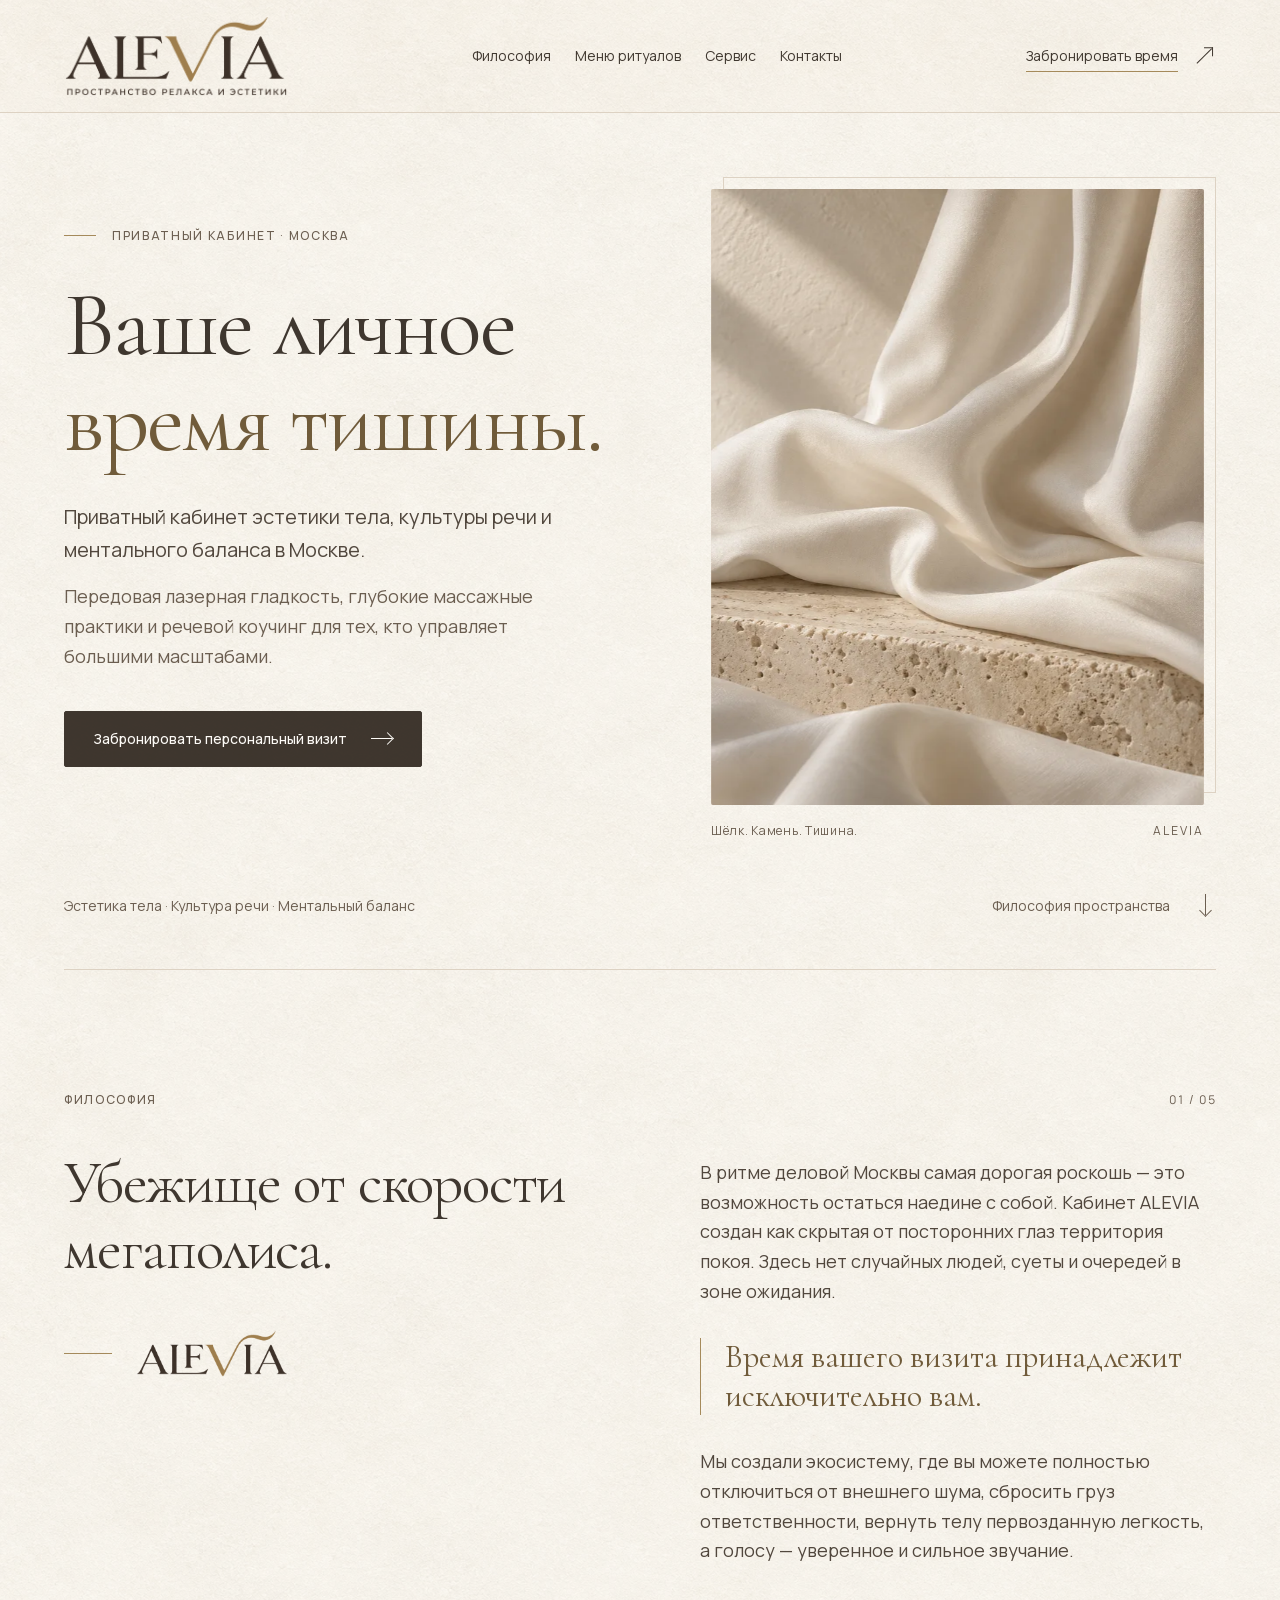
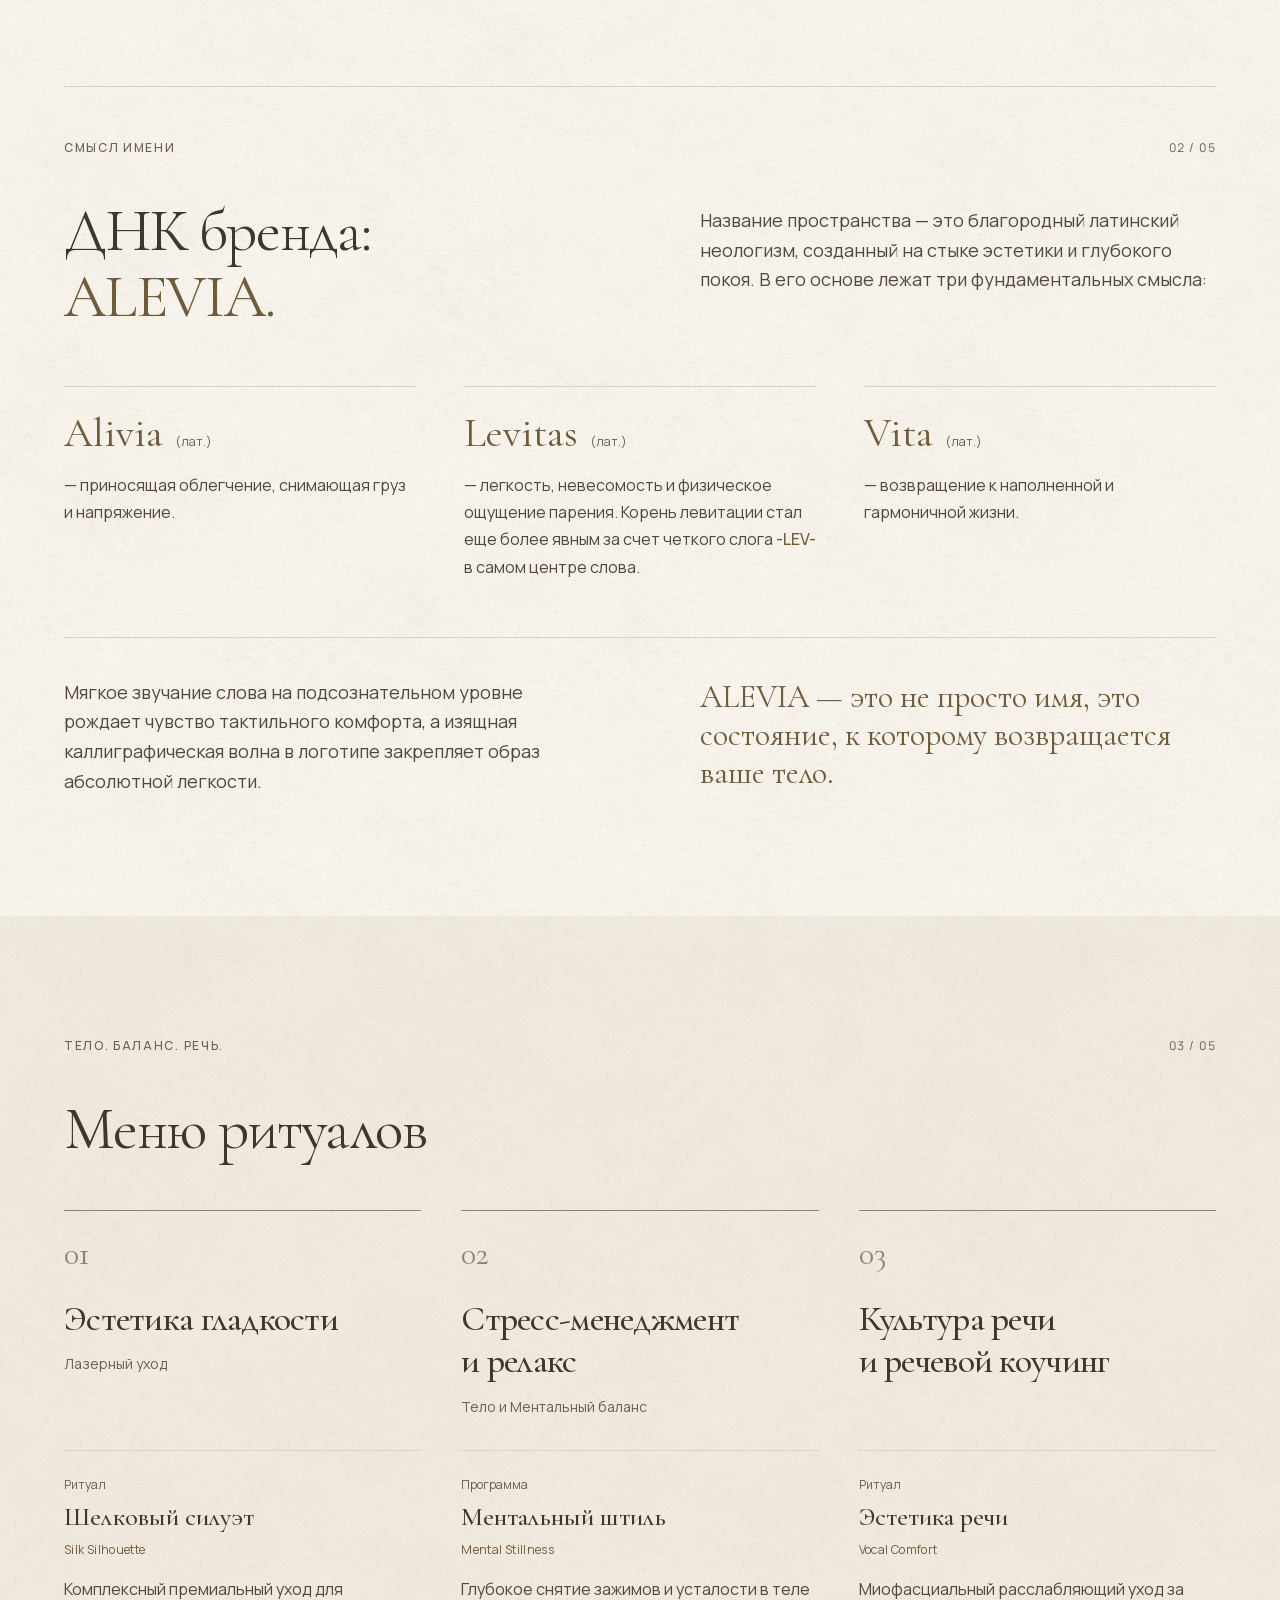
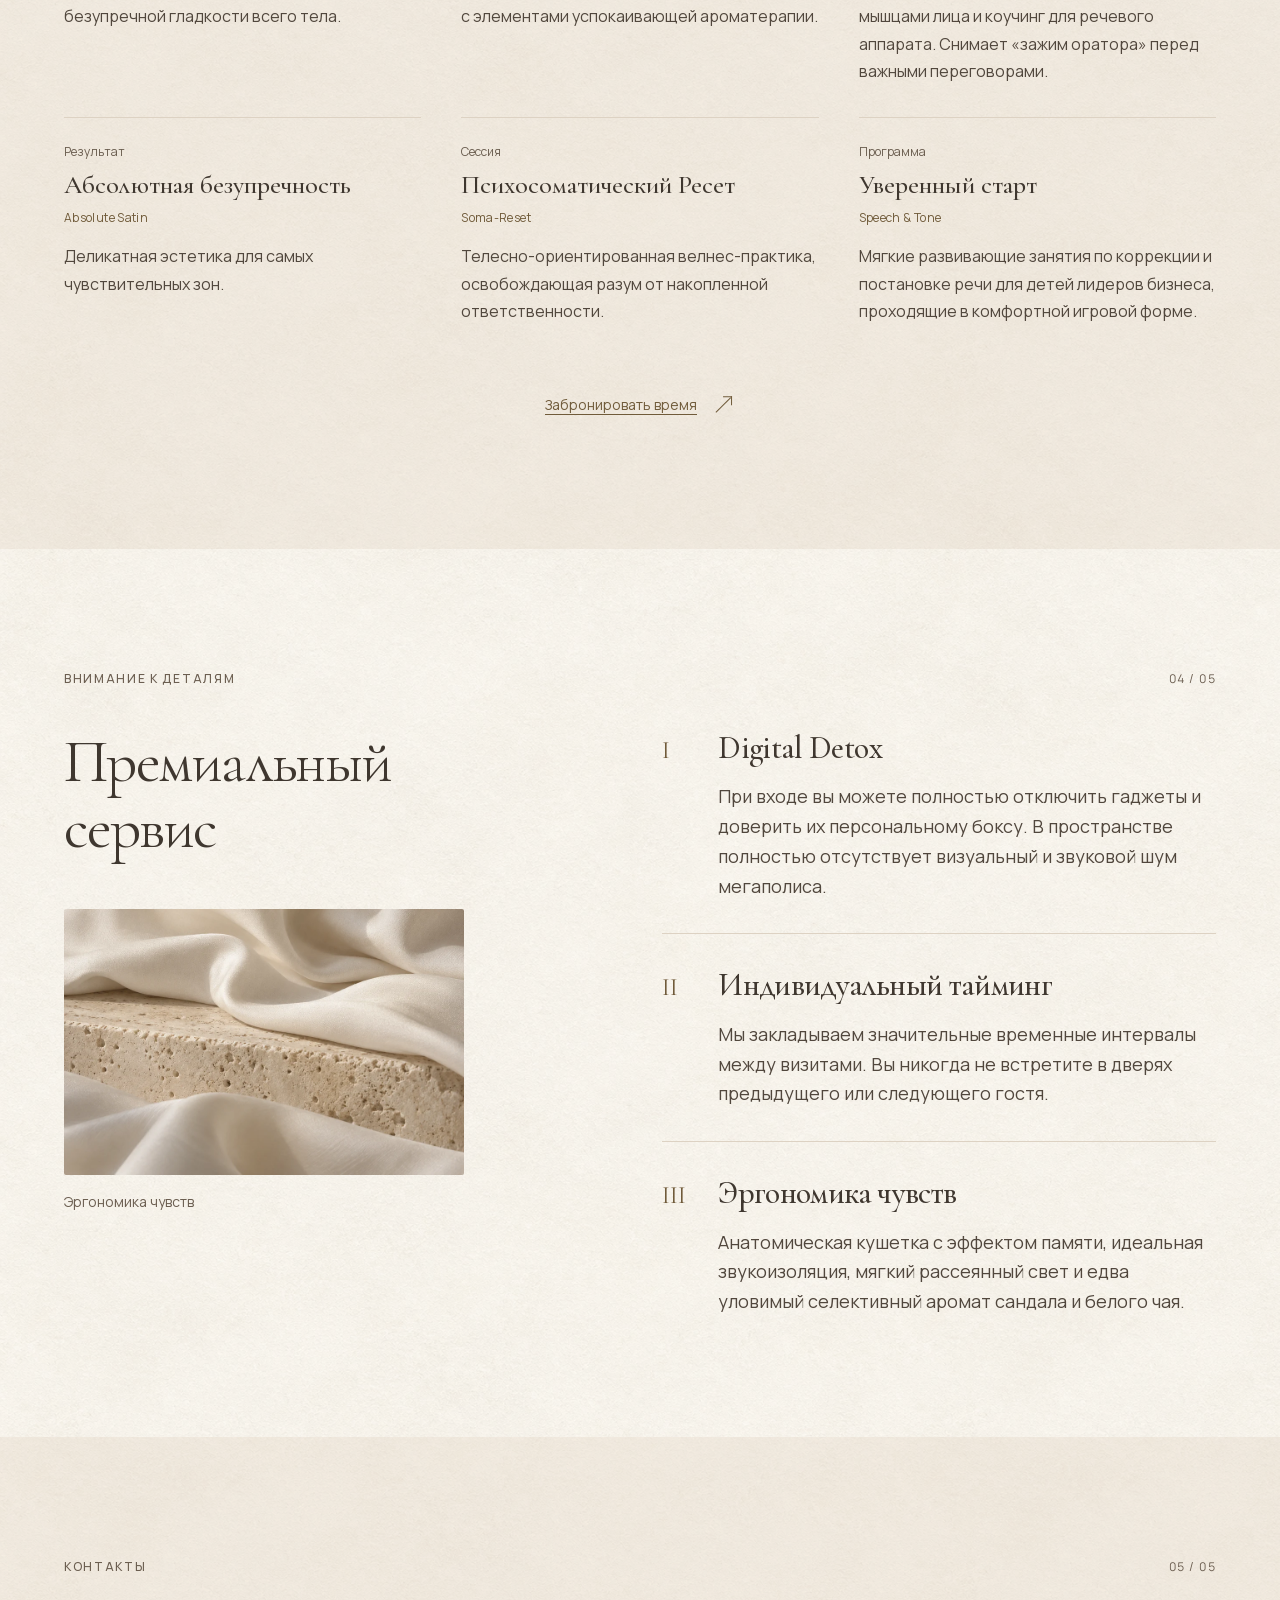
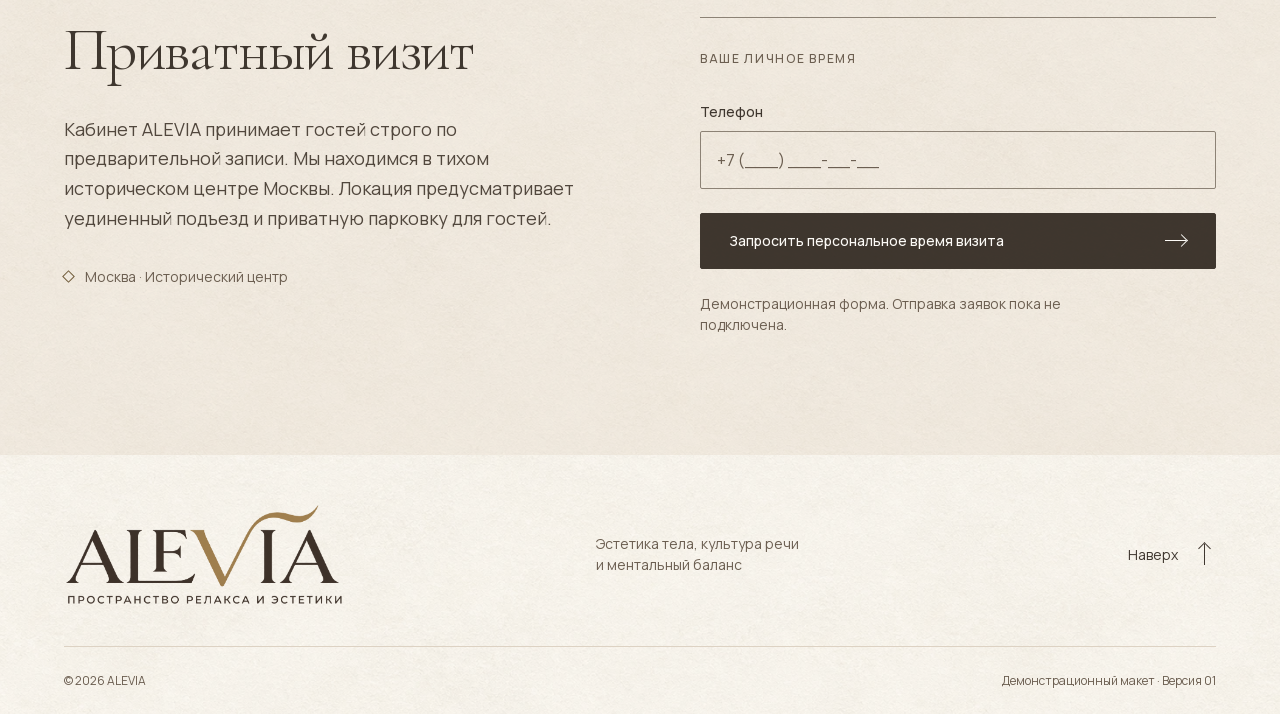
<file: index.html>
<!doctype html>
<html lang="ru">
  <head>
    <meta charset="utf-8">
    <meta name="viewport" content="width=device-width, initial-scale=1">
    <meta name="theme-color" content="#FDFBF7">
    <meta name="robots" content="noindex, nofollow">
    <meta name="description" content="Приватный кабинет эстетики тела, культуры речи и ментального баланса в Москве.">
    <meta http-equiv="Content-Security-Policy" content="form-action 'none'; connect-src 'none'">
    <title>ALEVIA — Ваше личное время тишины</title>
    <link rel="icon" href="assets/brand/alevia-favicon.png" type="image/png" sizes="64x64">
    <link rel="preload" href="assets/fonts/cormorant-garamond-cyrillic.woff2" as="font" type="font/woff2" crossorigin>
    <link rel="preload" href="assets/fonts/manrope-cyrillic.woff2" as="font" type="font/woff2" crossorigin>
    <link rel="stylesheet" href="design-system/fonts.css">
    <link rel="stylesheet" href="design-system/tokens.css">
    <link rel="stylesheet" href="design-system/components.css">
    <link rel="stylesheet" href="assets/landing.css?v=20261007-brand">
    <script src="assets/landing.js" defer></script>
  </head>
  <body class="alevia" id="top">
    <a class="skip-link" href="#main">Перейти к содержанию</a>

    <header class="site-header">
      <div class="alevia-container alevia-header">
        <!-- Digital reconstruction from the supplied photograph of the wall sign. -->
        <a class="alevia-wordmark" href="#top" aria-label="ALEVIA — на главную"><img class="brand-logo" src="assets/brand/alevia-logo.webp" width="1842" height="677" alt="ALEVIA — пространство релакса и эстетики" decoding="async"></a>
        <button class="alevia-menu-toggle" type="button" aria-expanded="false" aria-controls="site-navigation" hidden>
          <span class="menu-lines" aria-hidden="true"><span></span><span></span></span>
          <span class="alevia-sr-only menu-label">Открыть меню</span>
        </button>
        <nav class="alevia-nav" id="site-navigation" aria-label="Основная навигация">
          <a href="#philosophy">Философия</a>
          <a href="#rituals">Меню ритуалов</a>
          <a href="#service">Сервис</a>
          <a href="#visit">Контакты</a>
        </nav>
        <a class="header-booking" href="#visit">
          <span>Забронировать время</span><span class="arrow arrow--diagonal" aria-hidden="true"></span>
        </a>
      </div>
    </header>

    <main id="main" tabindex="-1">
      <section class="hero alevia-container" aria-labelledby="hero-title">
        <div class="hero-composition">
          <div class="hero-copy">
            <p class="alevia-eyebrow hero-eyebrow"><span class="eyebrow-line" aria-hidden="true"></span>Приватный кабинет · Москва</p>
            <h1 class="alevia-display hero-title" id="hero-title"><span>Ваше личное</span> <span>время тишины.</span></h1>
            <div class="hero-intro">
              <p class="alevia-lead">Приватный кабинет эстетики тела, культуры речи и ментального баланса в Москве.</p>
              <p class="hero-description">Передовая лазерная гладкость, глубокие массажные практики и речевой коучинг для тех, кто управляет большими масштабами.</p>
            </div>
            <a class="alevia-button hero-booking" href="#visit"><span>Забронировать персональный визит</span><span class="arrow" aria-hidden="true"></span></a>
          </div>
          <figure class="hero-figure">
            <div class="hero-image-frame">
              <div class="alevia-media alevia-media--portrait">
                <img src="assets/images/silk-travertine.webp" srcset="assets/images/silk-travertine-small.webp 672w, assets/images/silk-travertine.webp 1120w" sizes="(min-width: 1440px) 546px, (min-width: 960px) 42vw, (min-width: 640px) 65vw, calc(100vw - 40px)" width="1120" height="1400" alt="Иллюстрация: складки кремового шёлка на светлом травертине в мягком боковом свете" fetchpriority="high" decoding="async">
              </div>
            </div>
            <figcaption class="hero-image-caption"><span>Шёлк. Камень. Тишина.</span><span aria-hidden="true">ALEVIA</span></figcaption>
          </figure>
        </div>
        <div class="hero-baseline">
          <span class="alevia-caption">Эстетика тела · Культура речи · Ментальный баланс</span>
          <a class="down-link" href="#philosophy"><span>Философия пространства</span><span class="arrow arrow--down" aria-hidden="true"></span></a>
        </div>
      </section>

      <section class="alevia-section philosophy" id="philosophy" aria-labelledby="philosophy-title">
        <div class="alevia-container">
          <div class="section-kicker"><p class="alevia-eyebrow">Философия</p><span class="section-index" aria-hidden="true">01 / 05</span></div>
          <div class="philosophy-grid">
            <div class="philosophy-heading">
              <h2 class="alevia-heading" id="philosophy-title">Убежище от&nbsp;скорости мегаполиса.</h2>
              <div class="philosophy-signature" aria-hidden="true"><span class="alevia-gold-rule"></span><img src="assets/brand/alevia-wordmark.webp" width="1816" height="558" alt="" loading="lazy" decoding="async"></div>
            </div>
            <div class="philosophy-copy">
              <p>В ритме деловой Москвы самая дорогая роскошь — это возможность остаться наедине с собой. Кабинет ALEVIA создан как скрытая от посторонних глаз территория покоя. Здесь нет случайных людей, суеты и очередей в зоне ожидания.</p>
              <blockquote>Время вашего визита принадлежит исключительно вам.</blockquote>
              <p>Мы создали экосистему, где вы можете полностью отключиться от внешнего шума, сбросить груз ответственности, вернуть телу первозданную легкость, а голосу — уверенное и сильное звучание.</p>
            </div>
          </div>
        </div>
      </section>

      <section class="alevia-section brand-section" id="brand" aria-labelledby="brand-title">
        <div class="alevia-container">
          <div class="section-kicker"><p class="alevia-eyebrow">Смысл имени</p><span class="section-index" aria-hidden="true">02 / 05</span></div>
          <div class="brand-intro">
            <h2 class="alevia-heading brand-heading" id="brand-title">ДНК бренда: <span>ALEVIA.</span></h2>
            <p>Название пространства — это благородный латинский неологизм, созданный на стыке эстетики и глубокого покоя. В его основе лежат три фундаментальных смысла:</p>
          </div>
          <dl class="brand-meanings">
            <div class="brand-meaning">
              <dt><span class="brand-root" lang="la">Alivia</span> <span class="brand-language">(лат.)</span></dt>
              <dd>— приносящая облегчение, снимающая груз и напряжение.</dd>
            </div>
            <div class="brand-meaning">
              <dt><span class="brand-root" lang="la">Levitas</span> <span class="brand-language">(лат.)</span></dt>
              <dd>— легкость, невесомость и физическое ощущение парения. Корень левитации стал еще более явным за счет четкого слога <span class="brand-syllable" lang="la">-LEV-</span> в самом центре слова.</dd>
            </div>
            <div class="brand-meaning">
              <dt><span class="brand-root" lang="la">Vita</span> <span class="brand-language">(лат.)</span></dt>
              <dd>— возвращение к наполненной и гармоничной жизни.</dd>
            </div>
          </dl>
          <div class="brand-finale">
            <p>Мягкое звучание слова на подсознательном уровне рождает чувство тактильного комфорта, а изящная каллиграфическая волна в логотипе закрепляет образ абсолютной легкости.</p>
            <p class="brand-conclusion">ALEVIA — это не просто имя, это состояние, к которому возвращается ваше тело.</p>
          </div>
        </div>
      </section>

      <section class="alevia-section rituals-section" id="rituals" aria-labelledby="rituals-title">
        <div class="alevia-container">
          <div class="section-kicker"><p class="alevia-eyebrow">Тело. Баланс. Речь.</p><span class="section-index" aria-hidden="true">03 / 05</span></div>
          <h2 class="alevia-heading" id="rituals-title">Меню ритуалов</h2>
          <div class="alevia-rituals">
            <article class="alevia-ritual" aria-labelledby="smoothness-title">
              <div class="ritual-heading">
                <span class="alevia-ritual-number" aria-hidden="true">01</span>
                <h3 class="alevia-subheading" id="smoothness-title">Эстетика гладкости</h3>
                <p class="ritual-category">Лазерный уход</p>
              </div>
              <ul class="alevia-ritual-list">
                <li>
                  <p class="program-type">Ритуал</p>
                  <h4 class="program-name">Шелковый силуэт</h4>
                  <p class="program-translation" lang="en">Silk Silhouette</p>
                  <p class="program-description">Комплексный премиальный уход для безупречной гладкости всего тела.</p>
                </li>
                <li>
                  <p class="program-type">Результат</p>
                  <h4 class="program-name">Абсолютная безупречность</h4>
                  <p class="program-translation" lang="en">Absolute Satin</p>
                  <p class="program-description">Деликатная эстетика для самых чувствительных зон.</p>
                </li>
              </ul>
            </article>

            <article class="alevia-ritual" aria-labelledby="balance-title">
              <div class="ritual-heading">
                <span class="alevia-ritual-number" aria-hidden="true">02</span>
                <h3 class="alevia-subheading" id="balance-title">Стресс-менеджмент и&nbsp;релакс</h3>
                <p class="ritual-category">Тело и Ментальный баланс</p>
              </div>
              <ul class="alevia-ritual-list">
                <li>
                  <p class="program-type">Программа</p>
                  <h4 class="program-name">Ментальный штиль</h4>
                  <p class="program-translation" lang="en">Mental Stillness</p>
                  <p class="program-description">Глубокое снятие зажимов и усталости в теле с элементами успокаивающей ароматерапии.</p>
                </li>
                <li>
                  <p class="program-type">Сессия</p>
                  <h4 class="program-name">Психосоматический Ресет</h4>
                  <p class="program-translation" lang="en">Soma-Reset</p>
                  <p class="program-description">Телесно-ориентированная велнес-практика, освобождающая разум от накопленной ответственности.</p>
                </li>
              </ul>
            </article>

            <article class="alevia-ritual" aria-labelledby="speech-title">
              <div class="ritual-heading">
                <span class="alevia-ritual-number" aria-hidden="true">03</span>
                <h3 class="alevia-subheading" id="speech-title">Культура речи и&nbsp;речевой коучинг</h3>
              </div>
              <ul class="alevia-ritual-list">
                <li>
                  <p class="program-type">Ритуал</p>
                  <h4 class="program-name">Эстетика речи</h4>
                  <p class="program-translation" lang="en">Vocal Comfort</p>
                  <p class="program-description">Миофасциальный расслабляющий уход за мышцами лица и коучинг для речевого аппарата. Снимает «зажим оратора» перед важными переговорами.</p>
                </li>
                <li>
                  <p class="program-type">Программа</p>
                  <h4 class="program-name">Уверенный старт</h4>
                  <p class="program-translation" lang="en">Speech &amp; Tone</p>
                  <p class="program-description">Мягкие развивающие занятия по коррекции и постановке речи для детей лидеров бизнеса, проходящие в комфортной игровой форме.</p>
                </li>
              </ul>
            </article>
          </div>
          <div class="rituals-footer"><a class="alevia-link text-action" href="#visit">Забронировать время<span class="arrow arrow--diagonal" aria-hidden="true"></span></a></div>
        </div>
      </section>

      <section class="alevia-section service-section" id="service" aria-labelledby="service-title">
        <div class="alevia-container">
          <div class="section-kicker"><p class="alevia-eyebrow">Внимание к деталям</p><span class="section-index" aria-hidden="true">04 / 05</span></div>
          <div class="service-grid">
            <div class="service-intro">
              <h2 class="alevia-heading" id="service-title">Премиальный сервис</h2>
              <figure class="service-detail">
                <img src="assets/images/silk-travertine-detail.webp" width="960" height="640" alt="Иллюстрация: мягкий шёлк и пористая фактура травертина крупным планом" loading="lazy" decoding="async">
                <figcaption class="alevia-caption">Эргономика чувств</figcaption>
              </figure>
            </div>
            <div class="service-list">
              <article class="service-item">
                <span class="service-marker" aria-hidden="true">I</span>
                <div><h3 class="alevia-subheading" lang="en">Digital Detox</h3><p>При входе вы можете полностью отключить гаджеты и доверить их персональному боксу. В пространстве полностью отсутствует визуальный и звуковой шум мегаполиса.</p></div>
              </article>
              <article class="service-item">
                <span class="service-marker" aria-hidden="true">II</span>
                <div><h3 class="alevia-subheading">Индивидуальный тайминг</h3><p>Мы закладываем значительные временные интервалы между визитами. Вы никогда не встретите в дверях предыдущего или следующего гостя.</p></div>
              </article>
              <article class="service-item">
                <span class="service-marker" aria-hidden="true">III</span>
                <div><h3 class="alevia-subheading">Эргономика чувств</h3><p>Анатомическая кушетка с эффектом памяти, идеальная звукоизоляция, мягкий рассеянный свет и едва уловимый селективный аромат сандала и белого чая.</p></div>
              </article>
            </div>
          </div>
        </div>
      </section>

      <section class="alevia-section visit-section" id="visit" aria-labelledby="visit-title">
        <div class="alevia-container">
          <div class="section-kicker"><p class="alevia-eyebrow">Контакты</p><span class="section-index" aria-hidden="true">05 / 05</span></div>
          <div class="visit-grid">
            <div class="visit-copy">
              <h2 class="alevia-heading" id="visit-title">Приватный визит</h2>
              <p>Кабинет ALEVIA принимает гостей строго по предварительной записи. Мы находимся в тихом историческом центре Москвы. Локация предусматривает уединенный подъезд и приватную парковку для гостей.</p>
              <p class="visit-location"><span class="location-mark" aria-hidden="true"></span>Москва · Исторический центр</p>
            </div>
            <div class="visit-form-panel">
              <p class="alevia-eyebrow form-eyebrow">Ваше личное время</p>
              <!-- No name, no submit button, and CSP form-action 'none': this draft never sends personal data. -->
              <form class="alevia-form" id="visit-form" aria-labelledby="visit-title" novalidate>
                <div class="alevia-field">
                  <label class="alevia-field-label" for="visit-phone">Телефон</label>
                  <input class="alevia-input" id="visit-phone" type="tel" inputmode="tel" autocomplete="tel" maxlength="24" placeholder="+7 (___) ___-__-__" aria-describedby="form-note phone-error" aria-invalid="false">
                  <p class="alevia-field-message alevia-field-message--error" id="phone-error" role="alert" hidden></p>
                </div>
                <button class="alevia-button visit-submit" id="visit-submit" type="button"><span>Запросить персональное время визита</span><span class="arrow" aria-hidden="true"></span></button>
                <p class="alevia-field-message form-note" id="form-note">Демонстрационная форма. Отправка заявок пока не подключена.</p>
                <p class="alevia-field-message form-status" id="form-status" role="status" aria-live="polite" hidden></p>
              </form>
            </div>
          </div>
        </div>
      </section>
    </main>

    <footer class="site-footer">
      <div class="alevia-container footer-main">
        <a class="alevia-wordmark footer-wordmark" href="#top" aria-label="ALEVIA — наверх"><img class="brand-logo" src="assets/brand/alevia-logo.webp" width="1842" height="677" alt="ALEVIA — пространство релакса и эстетики" loading="lazy" decoding="async"></a>
        <p class="alevia-caption">Эстетика тела, культура речи<br>и ментальный баланс</p>
        <a class="back-to-top" href="#top"><span>Наверх</span><span class="arrow arrow--up" aria-hidden="true"></span></a>
      </div>
      <div class="alevia-container footer-meta"><span>© 2026 ALEVIA</span><span>Демонстрационный макет · Версия 01</span></div>
    </footer>
  </body>
</html>
</file>
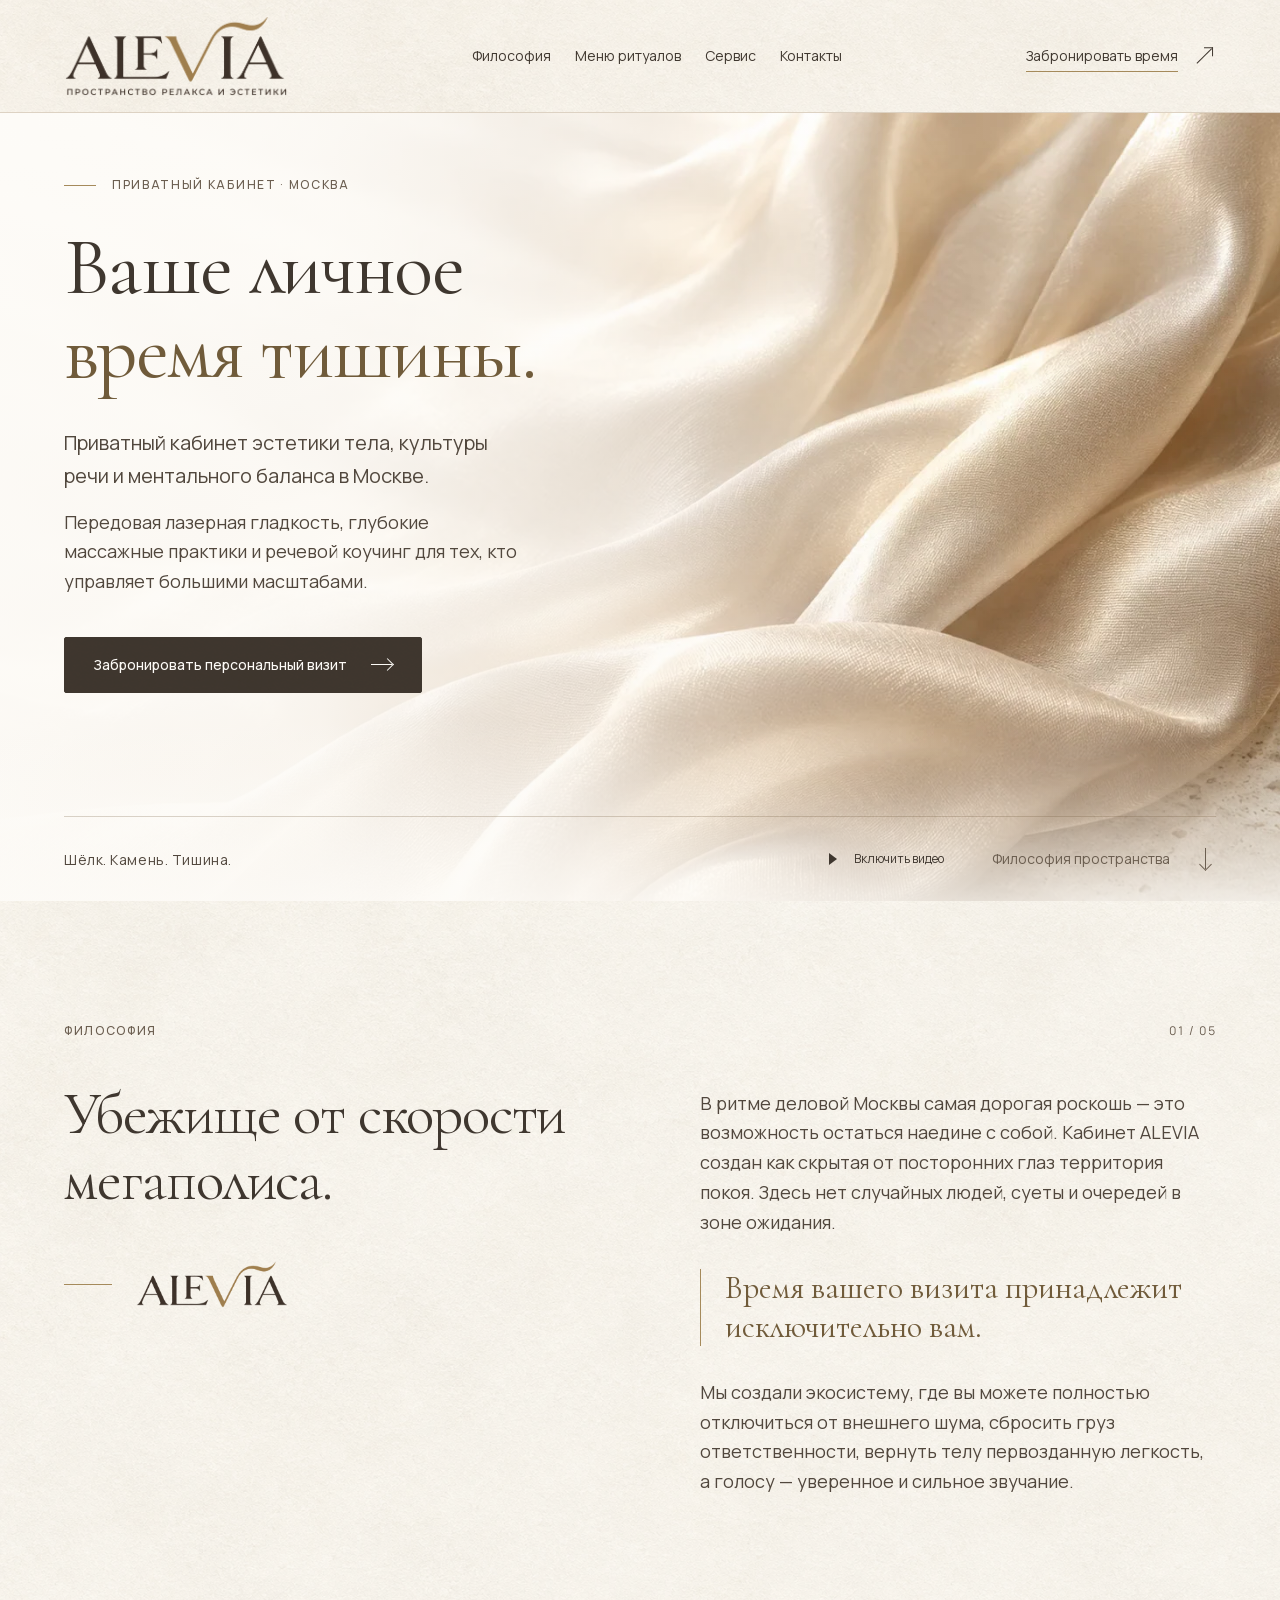
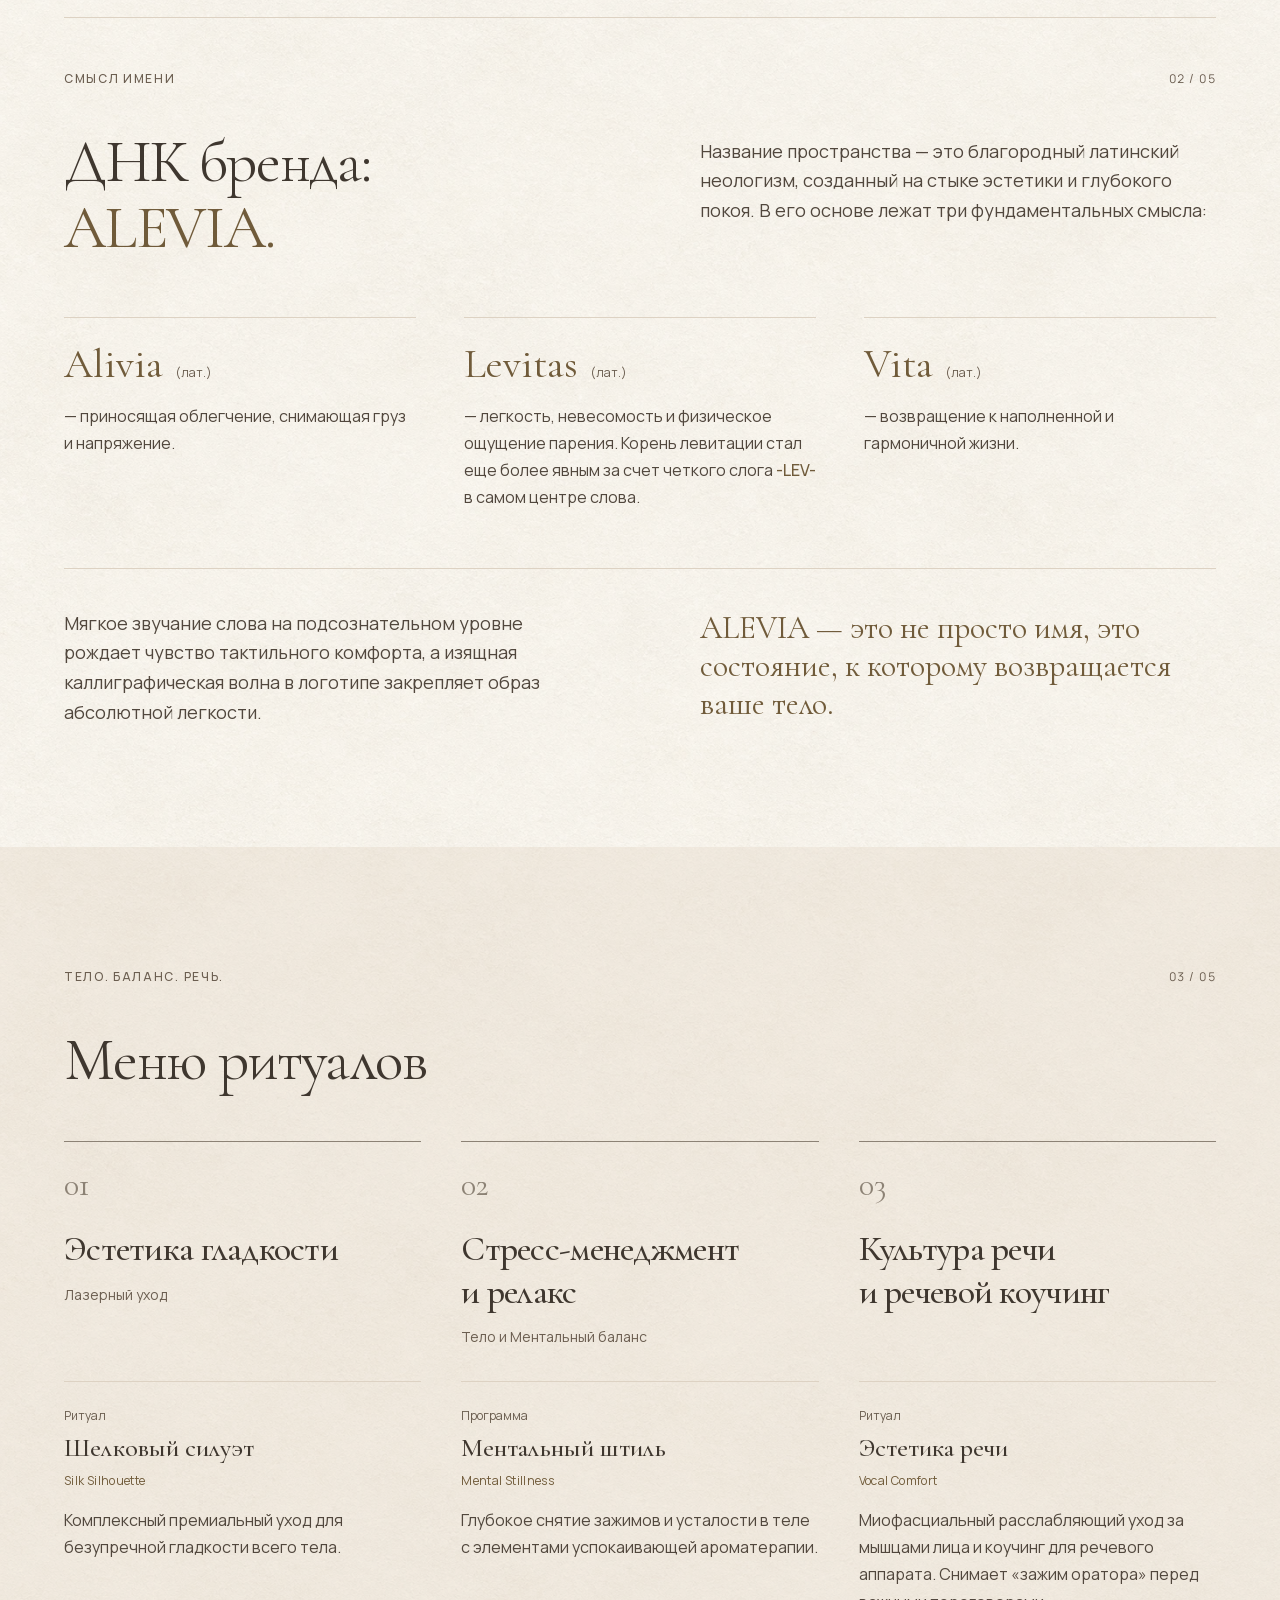
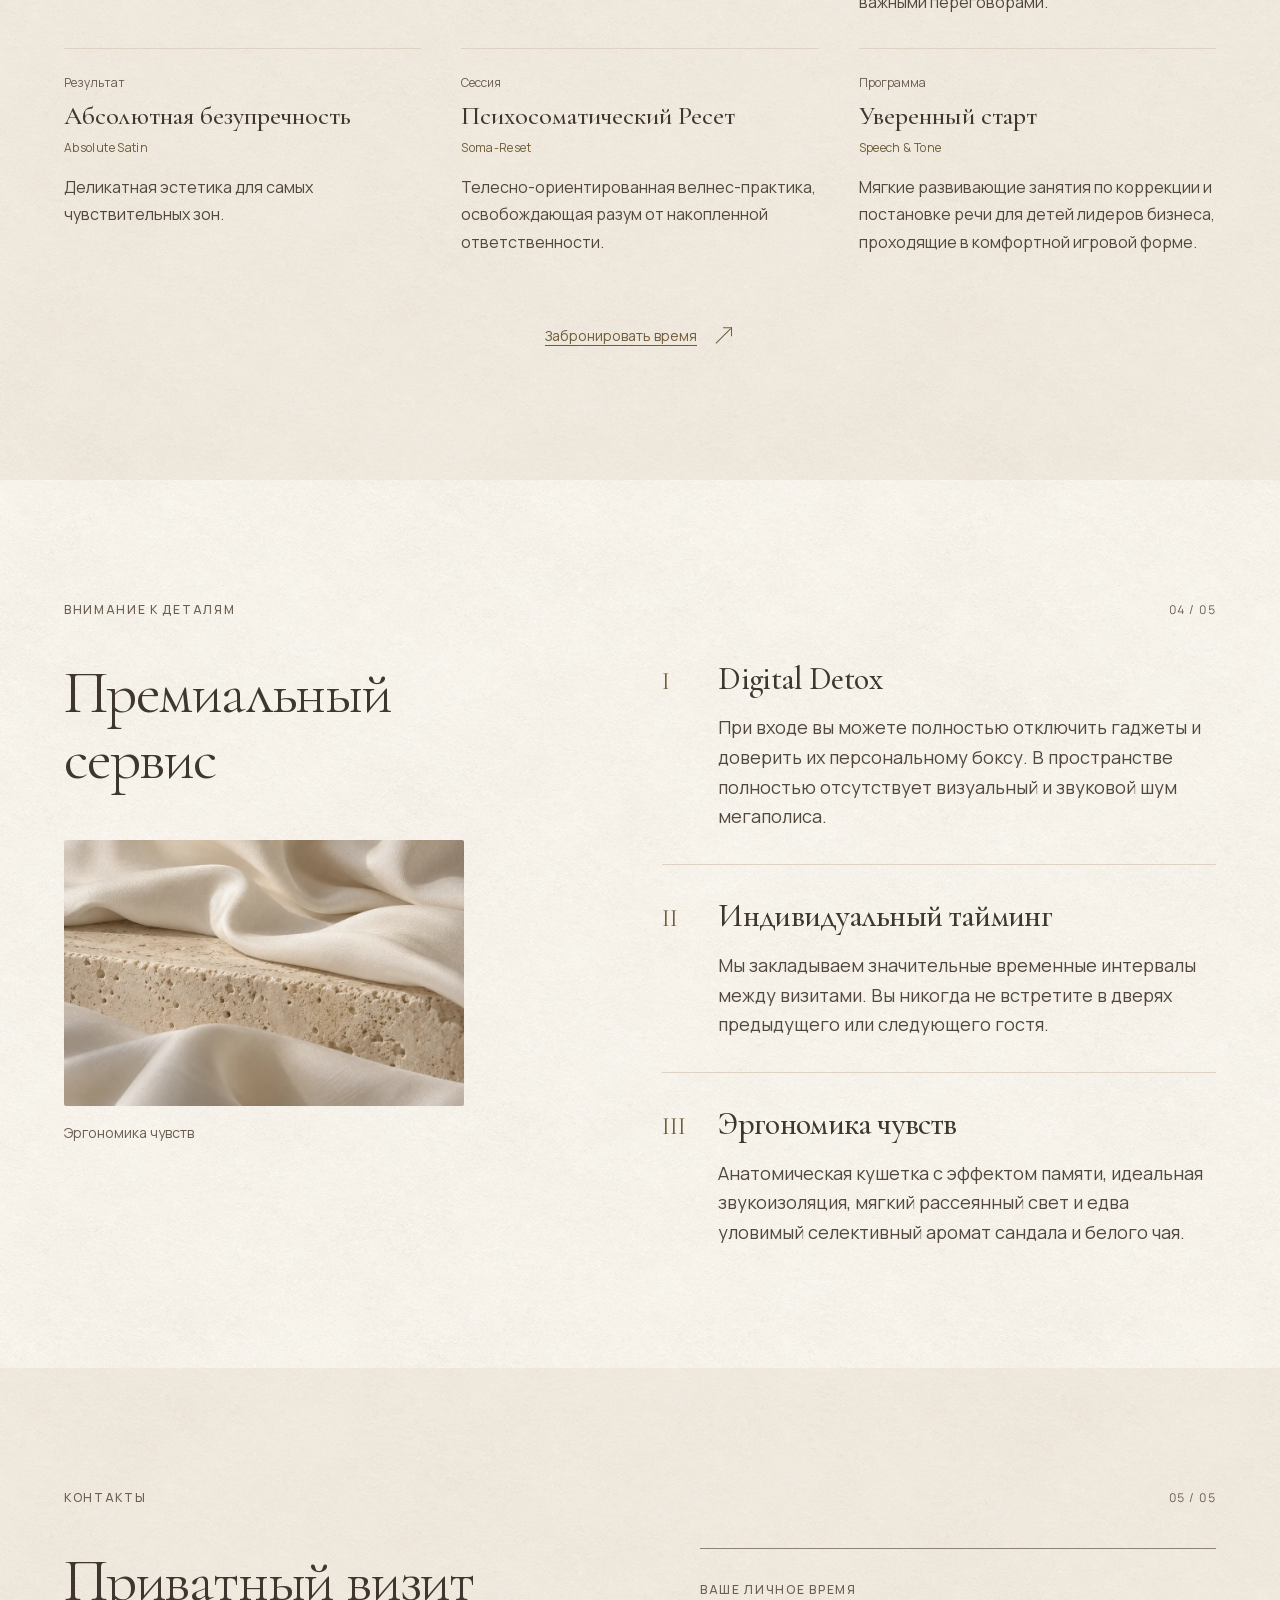
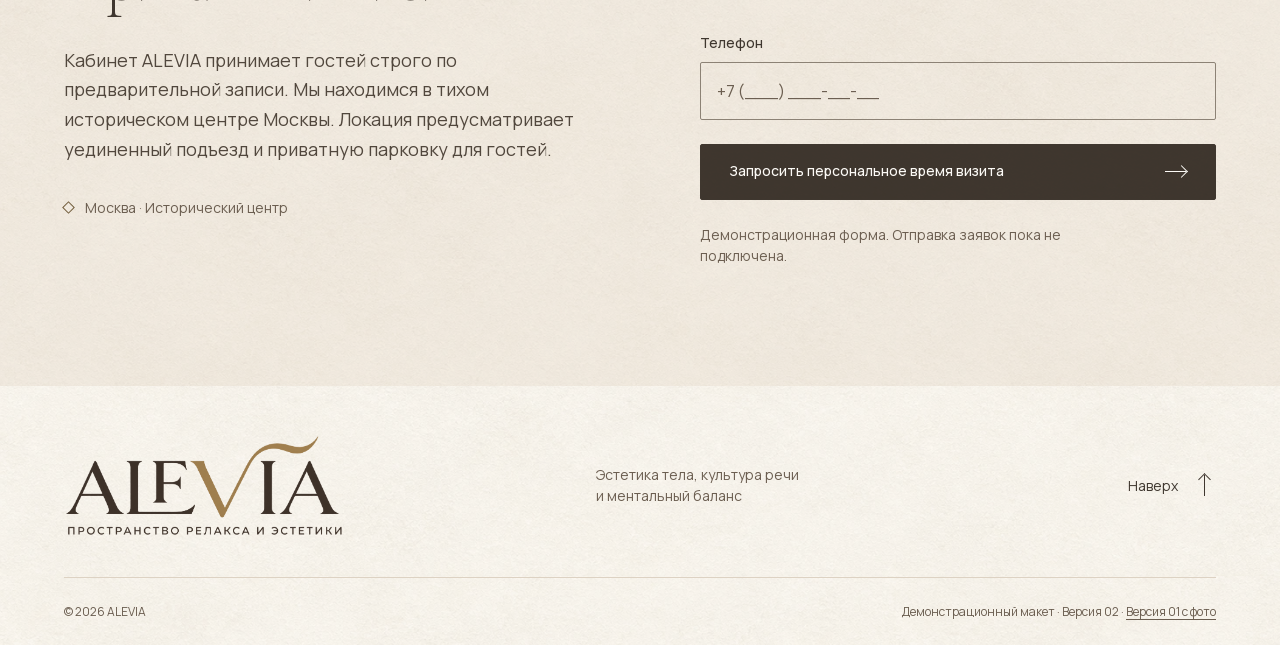
<file: v2.html>
<!doctype html>
<html lang="ru">
  <head>
    <meta charset="utf-8">
    <meta name="viewport" content="width=device-width, initial-scale=1">
    <meta name="theme-color" content="#FDFBF7">
    <meta name="robots" content="noindex, nofollow">
    <meta name="description" content="Приватный кабинет эстетики тела, культуры речи и ментального баланса в Москве.">
    <meta http-equiv="Content-Security-Policy" content="form-action 'none'; connect-src 'none'">
    <title>ALEVIA — Ваше личное время тишины · Версия 02</title>
    <link rel="icon" href="assets/brand/alevia-favicon.png" type="image/png" sizes="64x64">
    <link rel="preload" href="assets/fonts/cormorant-garamond-cyrillic.woff2" as="font" type="font/woff2" crossorigin>
    <link rel="preload" href="assets/fonts/manrope-cyrillic.woff2" as="font" type="font/woff2" crossorigin>
    <link rel="stylesheet" href="design-system/fonts.css">
    <link rel="stylesheet" href="design-system/tokens.css">
    <link rel="stylesheet" href="design-system/components.css">
    <link rel="stylesheet" href="assets/landing.css?v=20261007-brand">
    <link rel="stylesheet" href="assets/landing-v2.css?v=20261007-video">
    <script src="assets/landing.js" defer></script>
    <script src="assets/landing-v2.js?v=20261007-video" defer></script>
  </head>
  <body class="alevia alevia-v2" id="top">
    <a class="skip-link" href="#main">Перейти к содержанию</a>

    <header class="site-header">
      <div class="alevia-container alevia-header">
        <!-- Digital reconstruction from the supplied photograph of the wall sign. -->
        <a class="alevia-wordmark" href="#top" aria-label="ALEVIA — на главную"><img class="brand-logo" src="assets/brand/alevia-logo.webp" width="1842" height="677" alt="ALEVIA — пространство релакса и эстетики" decoding="async"></a>
        <button class="alevia-menu-toggle" type="button" aria-expanded="false" aria-controls="site-navigation" hidden>
          <span class="menu-lines" aria-hidden="true"><span></span><span></span></span>
          <span class="alevia-sr-only menu-label">Открыть меню</span>
        </button>
        <nav class="alevia-nav" id="site-navigation" aria-label="Основная навигация">
          <a href="#philosophy">Философия</a>
          <a href="#rituals">Меню ритуалов</a>
          <a href="#service">Сервис</a>
          <a href="#visit">Контакты</a>
        </nav>
        <a class="header-booking" href="#visit">
          <span>Забронировать время</span><span class="arrow arrow--diagonal" aria-hidden="true"></span>
        </a>
      </div>
    </header>

    <main id="main" tabindex="-1">
      <section class="hero hero--video" aria-labelledby="hero-title">
        <div class="hero-video-backdrop" aria-hidden="true">
          <img class="hero-video-poster" src="assets/video/silk-hero-v2-poster.webp" width="1600" height="900" alt="" fetchpriority="high" decoding="async">
          <video class="hero-video" id="hero-video" autoplay muted loop playsinline preload="none" poster="assets/video/silk-hero-v2-poster.webp" data-desktop-src="assets/video/silk-hero-v2.mp4" data-mobile-src="assets/video/silk-hero-v2-mobile.mp4" tabindex="-1" disablepictureinpicture disableremoteplayback></video>
        </div>
        <div class="hero-video-wash" aria-hidden="true"></div>
        <div class="alevia-container hero-video-content">
          <div class="hero-copy">
            <p class="alevia-eyebrow hero-eyebrow"><span class="eyebrow-line" aria-hidden="true"></span>Приватный кабинет · Москва</p>
            <h1 class="alevia-display hero-title" id="hero-title"><span>Ваше личное</span> <span>время тишины.</span></h1>
            <div class="hero-intro">
              <p class="alevia-lead">Приватный кабинет эстетики тела, культуры речи и ментального баланса в Москве.</p>
              <p class="hero-description">Передовая лазерная гладкость, глубокие массажные практики и речевой коучинг для тех, кто управляет большими масштабами.</p>
            </div>
            <a class="alevia-button hero-booking" href="#visit"><span>Забронировать персональный визит</span><span class="arrow" aria-hidden="true"></span></a>
          </div>
          <div class="hero-baseline">
            <span class="alevia-caption">Шёлк. Камень. Тишина.</span>
            <div class="hero-video-actions">
              <button class="hero-video-toggle" id="hero-video-toggle" type="button" aria-controls="hero-video" aria-label="Воспроизвести фоновое видео" hidden><span class="video-toggle-icon" aria-hidden="true"></span><span class="video-toggle-label">Включить видео</span></button>
              <a class="down-link" href="#philosophy"><span>Философия пространства</span><span class="arrow arrow--down" aria-hidden="true"></span></a>
            </div>
          </div>
        </div>
      </section>

      <section class="alevia-section philosophy" id="philosophy" aria-labelledby="philosophy-title">
        <div class="alevia-container">
          <div class="section-kicker"><p class="alevia-eyebrow">Философия</p><span class="section-index" aria-hidden="true">01 / 05</span></div>
          <div class="philosophy-grid">
            <div class="philosophy-heading">
              <h2 class="alevia-heading" id="philosophy-title">Убежище от&nbsp;скорости мегаполиса.</h2>
              <div class="philosophy-signature" aria-hidden="true"><span class="alevia-gold-rule"></span><img src="assets/brand/alevia-wordmark.webp" width="1816" height="558" alt="" loading="lazy" decoding="async"></div>
            </div>
            <div class="philosophy-copy">
              <p>В ритме деловой Москвы самая дорогая роскошь — это возможность остаться наедине с собой. Кабинет ALEVIA создан как скрытая от посторонних глаз территория покоя. Здесь нет случайных людей, суеты и очередей в зоне ожидания.</p>
              <blockquote>Время вашего визита принадлежит исключительно вам.</blockquote>
              <p>Мы создали экосистему, где вы можете полностью отключиться от внешнего шума, сбросить груз ответственности, вернуть телу первозданную легкость, а голосу — уверенное и сильное звучание.</p>
            </div>
          </div>
        </div>
      </section>

      <section class="alevia-section brand-section" id="brand" aria-labelledby="brand-title">
        <div class="alevia-container">
          <div class="section-kicker"><p class="alevia-eyebrow">Смысл имени</p><span class="section-index" aria-hidden="true">02 / 05</span></div>
          <div class="brand-intro">
            <h2 class="alevia-heading brand-heading" id="brand-title">ДНК бренда: <span>ALEVIA.</span></h2>
            <p>Название пространства — это благородный латинский неологизм, созданный на стыке эстетики и глубокого покоя. В его основе лежат три фундаментальных смысла:</p>
          </div>
          <dl class="brand-meanings">
            <div class="brand-meaning">
              <dt><span class="brand-root" lang="la">Alivia</span> <span class="brand-language">(лат.)</span></dt>
              <dd>— приносящая облегчение, снимающая груз и напряжение.</dd>
            </div>
            <div class="brand-meaning">
              <dt><span class="brand-root" lang="la">Levitas</span> <span class="brand-language">(лат.)</span></dt>
              <dd>— легкость, невесомость и физическое ощущение парения. Корень левитации стал еще более явным за счет четкого слога <span class="brand-syllable" lang="la">-LEV-</span> в самом центре слова.</dd>
            </div>
            <div class="brand-meaning">
              <dt><span class="brand-root" lang="la">Vita</span> <span class="brand-language">(лат.)</span></dt>
              <dd>— возвращение к наполненной и гармоничной жизни.</dd>
            </div>
          </dl>
          <div class="brand-finale">
            <p>Мягкое звучание слова на подсознательном уровне рождает чувство тактильного комфорта, а изящная каллиграфическая волна в логотипе закрепляет образ абсолютной легкости.</p>
            <p class="brand-conclusion">ALEVIA — это не просто имя, это состояние, к которому возвращается ваше тело.</p>
          </div>
        </div>
      </section>

      <section class="alevia-section rituals-section" id="rituals" aria-labelledby="rituals-title">
        <div class="alevia-container">
          <div class="section-kicker"><p class="alevia-eyebrow">Тело. Баланс. Речь.</p><span class="section-index" aria-hidden="true">03 / 05</span></div>
          <h2 class="alevia-heading" id="rituals-title">Меню ритуалов</h2>
          <div class="alevia-rituals">
            <article class="alevia-ritual" aria-labelledby="smoothness-title">
              <div class="ritual-heading">
                <span class="alevia-ritual-number" aria-hidden="true">01</span>
                <h3 class="alevia-subheading" id="smoothness-title">Эстетика гладкости</h3>
                <p class="ritual-category">Лазерный уход</p>
              </div>
              <ul class="alevia-ritual-list">
                <li>
                  <p class="program-type">Ритуал</p>
                  <h4 class="program-name">Шелковый силуэт</h4>
                  <p class="program-translation" lang="en">Silk Silhouette</p>
                  <p class="program-description">Комплексный премиальный уход для безупречной гладкости всего тела.</p>
                </li>
                <li>
                  <p class="program-type">Результат</p>
                  <h4 class="program-name">Абсолютная безупречность</h4>
                  <p class="program-translation" lang="en">Absolute Satin</p>
                  <p class="program-description">Деликатная эстетика для самых чувствительных зон.</p>
                </li>
              </ul>
            </article>

            <article class="alevia-ritual" aria-labelledby="balance-title">
              <div class="ritual-heading">
                <span class="alevia-ritual-number" aria-hidden="true">02</span>
                <h3 class="alevia-subheading" id="balance-title">Стресс-менеджмент и&nbsp;релакс</h3>
                <p class="ritual-category">Тело и Ментальный баланс</p>
              </div>
              <ul class="alevia-ritual-list">
                <li>
                  <p class="program-type">Программа</p>
                  <h4 class="program-name">Ментальный штиль</h4>
                  <p class="program-translation" lang="en">Mental Stillness</p>
                  <p class="program-description">Глубокое снятие зажимов и усталости в теле с элементами успокаивающей ароматерапии.</p>
                </li>
                <li>
                  <p class="program-type">Сессия</p>
                  <h4 class="program-name">Психосоматический Ресет</h4>
                  <p class="program-translation" lang="en">Soma-Reset</p>
                  <p class="program-description">Телесно-ориентированная велнес-практика, освобождающая разум от накопленной ответственности.</p>
                </li>
              </ul>
            </article>

            <article class="alevia-ritual" aria-labelledby="speech-title">
              <div class="ritual-heading">
                <span class="alevia-ritual-number" aria-hidden="true">03</span>
                <h3 class="alevia-subheading" id="speech-title">Культура речи и&nbsp;речевой коучинг</h3>
              </div>
              <ul class="alevia-ritual-list">
                <li>
                  <p class="program-type">Ритуал</p>
                  <h4 class="program-name">Эстетика речи</h4>
                  <p class="program-translation" lang="en">Vocal Comfort</p>
                  <p class="program-description">Миофасциальный расслабляющий уход за мышцами лица и коучинг для речевого аппарата. Снимает «зажим оратора» перед важными переговорами.</p>
                </li>
                <li>
                  <p class="program-type">Программа</p>
                  <h4 class="program-name">Уверенный старт</h4>
                  <p class="program-translation" lang="en">Speech &amp; Tone</p>
                  <p class="program-description">Мягкие развивающие занятия по коррекции и постановке речи для детей лидеров бизнеса, проходящие в комфортной игровой форме.</p>
                </li>
              </ul>
            </article>
          </div>
          <div class="rituals-footer"><a class="alevia-link text-action" href="#visit">Забронировать время<span class="arrow arrow--diagonal" aria-hidden="true"></span></a></div>
        </div>
      </section>

      <section class="alevia-section service-section" id="service" aria-labelledby="service-title">
        <div class="alevia-container">
          <div class="section-kicker"><p class="alevia-eyebrow">Внимание к деталям</p><span class="section-index" aria-hidden="true">04 / 05</span></div>
          <div class="service-grid">
            <div class="service-intro">
              <h2 class="alevia-heading" id="service-title">Премиальный сервис</h2>
              <figure class="service-detail">
                <img src="assets/images/silk-travertine-detail.webp" width="960" height="640" alt="Иллюстрация: мягкий шёлк и пористая фактура травертина крупным планом" loading="lazy" decoding="async">
                <figcaption class="alevia-caption">Эргономика чувств</figcaption>
              </figure>
            </div>
            <div class="service-list">
              <article class="service-item">
                <span class="service-marker" aria-hidden="true">I</span>
                <div><h3 class="alevia-subheading" lang="en">Digital Detox</h3><p>При входе вы можете полностью отключить гаджеты и доверить их персональному боксу. В пространстве полностью отсутствует визуальный и звуковой шум мегаполиса.</p></div>
              </article>
              <article class="service-item">
                <span class="service-marker" aria-hidden="true">II</span>
                <div><h3 class="alevia-subheading">Индивидуальный тайминг</h3><p>Мы закладываем значительные временные интервалы между визитами. Вы никогда не встретите в дверях предыдущего или следующего гостя.</p></div>
              </article>
              <article class="service-item">
                <span class="service-marker" aria-hidden="true">III</span>
                <div><h3 class="alevia-subheading">Эргономика чувств</h3><p>Анатомическая кушетка с эффектом памяти, идеальная звукоизоляция, мягкий рассеянный свет и едва уловимый селективный аромат сандала и белого чая.</p></div>
              </article>
            </div>
          </div>
        </div>
      </section>

      <section class="alevia-section visit-section" id="visit" aria-labelledby="visit-title">
        <div class="alevia-container">
          <div class="section-kicker"><p class="alevia-eyebrow">Контакты</p><span class="section-index" aria-hidden="true">05 / 05</span></div>
          <div class="visit-grid">
            <div class="visit-copy">
              <h2 class="alevia-heading" id="visit-title">Приватный визит</h2>
              <p>Кабинет ALEVIA принимает гостей строго по предварительной записи. Мы находимся в тихом историческом центре Москвы. Локация предусматривает уединенный подъезд и приватную парковку для гостей.</p>
              <p class="visit-location"><span class="location-mark" aria-hidden="true"></span>Москва · Исторический центр</p>
            </div>
            <div class="visit-form-panel">
              <p class="alevia-eyebrow form-eyebrow">Ваше личное время</p>
              <!-- No name, no submit button, and CSP form-action 'none': this draft never sends personal data. -->
              <form class="alevia-form" id="visit-form" aria-labelledby="visit-title" novalidate>
                <div class="alevia-field">
                  <label class="alevia-field-label" for="visit-phone">Телефон</label>
                  <input class="alevia-input" id="visit-phone" type="tel" inputmode="tel" autocomplete="tel" maxlength="24" placeholder="+7 (___) ___-__-__" aria-describedby="form-note phone-error" aria-invalid="false">
                  <p class="alevia-field-message alevia-field-message--error" id="phone-error" role="alert" hidden></p>
                </div>
                <button class="alevia-button visit-submit" id="visit-submit" type="button"><span>Запросить персональное время визита</span><span class="arrow" aria-hidden="true"></span></button>
                <p class="alevia-field-message form-note" id="form-note">Демонстрационная форма. Отправка заявок пока не подключена.</p>
                <p class="alevia-field-message form-status" id="form-status" role="status" aria-live="polite" hidden></p>
              </form>
            </div>
          </div>
        </div>
      </section>
    </main>

    <footer class="site-footer">
      <div class="alevia-container footer-main">
        <a class="alevia-wordmark footer-wordmark" href="#top" aria-label="ALEVIA — наверх"><img class="brand-logo" src="assets/brand/alevia-logo.webp" width="1842" height="677" alt="ALEVIA — пространство релакса и эстетики" loading="lazy" decoding="async"></a>
        <p class="alevia-caption">Эстетика тела, культура речи<br>и ментальный баланс</p>
        <a class="back-to-top" href="#top"><span>Наверх</span><span class="arrow arrow--up" aria-hidden="true"></span></a>
      </div>
      <div class="alevia-container footer-meta"><span>© 2026 ALEVIA</span><span>Демонстрационный макет · Версия 02 <span aria-hidden="true">·</span> <a class="version-link" href="index.html">Версия 01 с фото</a></span></div>
    </footer>
  </body>
</html>
</file>
<file: design-system/fonts.css>
/* ALEVIA local fonts. SIL Open Font License 1.1; see assets/fonts/OFL-*.txt. */

/* Cormorant Garamond — cyrillic */
@font-face {
  font-family: 'Cormorant Garamond';
  font-style: normal;
  font-weight: 300 700;
  font-display: swap;
  src: url(../assets/fonts/cormorant-garamond-cyrillic.woff2) format('woff2');
  unicode-range: U+0301, U+0400-045F, U+0490-0491, U+04B0-04B1, U+2116;
}

/* Cormorant Garamond — latin */
@font-face {
  font-family: 'Cormorant Garamond';
  font-style: normal;
  font-weight: 300 700;
  font-display: swap;
  src: url(../assets/fonts/cormorant-garamond-latin.woff2) format('woff2');
  unicode-range: U+0000-00FF, U+0131, U+0152-0153, U+02BB-02BC, U+02C6, U+02DA, U+02DC, U+0304, U+0308, U+0329, U+2000-206F, U+20AC, U+2122, U+2191, U+2193, U+2212, U+2215, U+FEFF, U+FFFD;
}

/* Manrope — cyrillic */
@font-face {
  font-family: 'Manrope';
  font-style: normal;
  font-weight: 200 800;
  font-display: swap;
  src: url(../assets/fonts/manrope-cyrillic.woff2) format('woff2');
  unicode-range: U+0301, U+0400-045F, U+0490-0491, U+04B0-04B1, U+2116;
}

/* Manrope — latin */
@font-face {
  font-family: 'Manrope';
  font-style: normal;
  font-weight: 200 800;
  font-display: swap;
  src: url(../assets/fonts/manrope-latin.woff2) format('woff2');
  unicode-range: U+0000-00FF, U+0131, U+0152-0153, U+02BB-02BC, U+02C6, U+02DA, U+02DC, U+0304, U+0308, U+0329, U+2000-206F, U+20AC, U+2122, U+2191, U+2193, U+2212, U+2215, U+FEFF, U+FFFD;
}
</file>
<file: design-system/tokens.css>
/* ALEVIA 0.1 — proposed design values, 2026-10-07. Scope: .alevia. */
.alevia {
  color-scheme: light;

  --alevia-bg: #fdfbf7;
  --alevia-surface: #f5f0e8;
  --alevia-stone: #e8ded0;
  --alevia-ink: #3f372f;
  --alevia-text: #51473d;
  --alevia-muted: #716456;
  --alevia-cashmere: #8c8275;
  --alevia-gold: #a58a5b;
  --alevia-gold-ink: #78613d;
  --alevia-line: #ddd2c3;
  --alevia-error: #9b443c;
  --alevia-success: #496653;

  --alevia-action-bg: var(--alevia-ink);
  --alevia-action-hover: #51473d;
  --alevia-action-active: #302a24;
  --alevia-action-text: var(--alevia-bg);
  --alevia-field-border: var(--alevia-cashmere);
  --alevia-focus: var(--alevia-gold-ink);

  --alevia-font-display: "Cormorant Garamond", Georgia, "Times New Roman", serif;
  --alevia-font-body: "Manrope", Arial, sans-serif;
  --alevia-type-hero: clamp(3rem, 1.75rem + 5vw, 6rem);
  --alevia-type-h2: clamp(2.375rem, 1.75rem + 2.5vw, 4rem);
  --alevia-type-h3: clamp(1.875rem, 1.7rem + 0.7vw, 2.25rem);
  --alevia-type-lead: clamp(1.125rem, 1.07rem + 0.23vw, 1.25rem);
  --alevia-type-body: clamp(1rem, 0.945rem + 0.23vw, 1.125rem);
  --alevia-type-label: 0.875rem;
  --alevia-type-small: 0.875rem;
  --alevia-type-eyebrow: 0.75rem;
  --alevia-leading-hero: 1.04;
  --alevia-leading-heading: 1.1;
  --alevia-leading-subheading: 1.18;
  --alevia-leading-body: 1.65;
  --alevia-leading-label: 1.45;
  --alevia-leading-small: 1.5;
  --alevia-tracking-heading: -0.02em;
  --alevia-tracking-eyebrow: 0.14em;

  --alevia-space-1: 0.25rem;
  --alevia-space-2: 0.5rem;
  --alevia-space-3: 0.75rem;
  --alevia-space-4: 1rem;
  --alevia-space-6: 1.5rem;
  --alevia-space-8: 2rem;
  --alevia-space-10: 2.5rem;
  --alevia-space-12: 3rem;
  --alevia-space-16: 4rem;
  --alevia-space-20: 5rem;
  --alevia-space-24: 6rem;
  --alevia-space-30: 7.5rem;

  --alevia-container: 80rem;
  --alevia-gutter: 1.25rem;
  --alevia-grid-columns: 4;
  --alevia-grid-gap: 1rem;
  --alevia-section-space: var(--alevia-space-16);
  --alevia-heading-gap: var(--alevia-space-6);
  --alevia-text-width: 62ch;
  --alevia-lead-width: 44ch;
  --alevia-header-height: 4.5rem;
  --alevia-control-height: 3.5rem;
  --alevia-tap-size: 3rem;
  --alevia-radius-control: 2px;
  --alevia-radius-media: 4px;
  --alevia-border-width: 1px;
  --alevia-focus-width: 3px;
  --alevia-focus-offset: 4px;
  --alevia-duration-fast: 180ms;
  --alevia-duration-reveal: 320ms;
  --alevia-ease: cubic-bezier(0.2, 0.6, 0.3, 1);
}

@media (min-width: 640px) {
  .alevia {
    --alevia-gutter: 2rem;
    --alevia-grid-columns: 8;
    --alevia-grid-gap: 1.5rem;
    --alevia-section-space: var(--alevia-space-20);
    --alevia-heading-gap: var(--alevia-space-8);
  }
}

@media (min-width: 960px) {
  .alevia {
    --alevia-gutter: 2.5rem;
    --alevia-grid-columns: 12;
    --alevia-section-space: var(--alevia-space-24);
    --alevia-heading-gap: var(--alevia-space-10);
    --alevia-header-height: 5.5rem;
  }
}

@media (min-width: 1200px) {
  .alevia {
    --alevia-gutter: 4rem;
    --alevia-section-space: var(--alevia-space-30);
  }
}

@media (prefers-reduced-motion: reduce) {
  .alevia {
    --alevia-duration-fast: 0ms;
    --alevia-duration-reveal: 0ms;
  }
}
</file>
<file: design-system/components.css>
/* ALEVIA starter styles. Requires fonts.css and tokens.css. No page or form logic. */
.alevia,
.alevia * {
  box-sizing: border-box;
}

.alevia {
  background: var(--alevia-bg);
  color: var(--alevia-text);
  font-family: var(--alevia-font-body);
  font-size: var(--alevia-type-body);
  font-weight: 400;
  line-height: var(--alevia-leading-body);
  font-kerning: normal;
  font-synthesis: none;
  overflow-wrap: break-word;
}

.alevia [hidden] { display: none !important; }
.alevia :where(h1, h2, h3, p, figure) { margin: 0; }
.alevia :where(img, video) { display: block; max-width: 100%; height: auto; }
.alevia :where(button, input, textarea, select) { font: inherit; }
.alevia :where(button, a, input, textarea, select, summary):focus-visible {
  outline: var(--alevia-focus-width) solid var(--alevia-focus);
  outline-offset: var(--alevia-focus-offset);
}

.alevia .alevia-container {
  width: min(calc(100% - 2 * var(--alevia-gutter)), var(--alevia-container));
  margin-inline: auto;
}
.alevia .alevia-section { padding-block: var(--alevia-section-space); }
.alevia .alevia-section--surface { background: var(--alevia-surface); }
.alevia .alevia-grid {
  display: grid;
  grid-template-columns: repeat(var(--alevia-grid-columns), minmax(0, 1fr));
  gap: var(--alevia-grid-gap);
}
.alevia .alevia-grid > * { min-width: 0; }
.alevia .alevia-stack > * + * { margin-block-start: var(--alevia-stack-gap, var(--alevia-space-6)); }
.alevia .alevia-prose { max-width: var(--alevia-text-width); }
.alevia .alevia-prose > * + * { margin-block-start: var(--alevia-space-4); }

.alevia .alevia-display,
.alevia .alevia-heading,
.alevia .alevia-subheading {
  font-family: var(--alevia-font-display);
  color: var(--alevia-ink);
  font-weight: 400;
  letter-spacing: var(--alevia-tracking-heading);
  text-wrap: balance;
}
.alevia .alevia-display { font-size: var(--alevia-type-hero); line-height: var(--alevia-leading-hero); }
.alevia .alevia-heading { font-size: var(--alevia-type-h2); line-height: var(--alevia-leading-heading); }
.alevia .alevia-subheading { font-size: var(--alevia-type-h3); line-height: var(--alevia-leading-subheading); font-weight: 500; }
.alevia .alevia-lead { max-width: var(--alevia-lead-width); font-size: var(--alevia-type-lead); }
.alevia .alevia-caption { color: var(--alevia-muted); font-size: var(--alevia-type-small); line-height: var(--alevia-leading-small); }
.alevia .alevia-eyebrow {
  color: var(--alevia-muted);
  font-size: var(--alevia-type-eyebrow);
  font-weight: 500;
  letter-spacing: var(--alevia-tracking-eyebrow);
  line-height: var(--alevia-leading-small);
  text-transform: uppercase;
}
.alevia .alevia-link {
  color: var(--alevia-gold-ink);
  text-decoration: underline;
  text-decoration-thickness: 1px;
  text-underline-offset: 4px;
}
.alevia .alevia-link:hover { color: var(--alevia-ink); }

.alevia .alevia-header {
  min-height: var(--alevia-header-height);
  display: flex;
  align-items: center;
  justify-content: space-between;
  gap: var(--alevia-space-6);
}
/* Temporary text mark: does not reproduce the supplied custom V. */
.alevia .alevia-wordmark {
  color: var(--alevia-ink);
  font-family: var(--alevia-font-display);
  font-size: 1.875rem;
  font-weight: 500;
  letter-spacing: 0.08em;
  line-height: 1;
  text-decoration: none;
  white-space: nowrap;
}
.alevia .alevia-nav { display: none; align-items: center; gap: var(--alevia-space-6); }
.alevia .alevia-nav a {
  display: inline-flex;
  align-items: center;
  min-height: var(--alevia-tap-size);
  color: var(--alevia-ink);
  font-size: var(--alevia-type-label);
  text-decoration: none;
}
.alevia .alevia-nav a:hover { text-decoration: underline; text-underline-offset: 4px; }
.alevia .alevia-menu-toggle {
  display: inline-flex;
  align-items: center;
  justify-content: center;
  min-width: var(--alevia-tap-size);
  min-height: var(--alevia-tap-size);
  padding: var(--alevia-space-2);
  color: var(--alevia-ink);
  background: transparent;
  border: 1px solid var(--alevia-cashmere);
  border-radius: var(--alevia-radius-control);
  cursor: pointer;
}

.alevia .alevia-button {
  display: inline-flex;
  align-items: center;
  justify-content: center;
  gap: var(--alevia-space-3);
  min-height: var(--alevia-control-height);
  max-width: 100%;
  padding: var(--alevia-space-4) 1.75rem;
  border: 1px solid var(--alevia-action-bg);
  border-radius: var(--alevia-radius-control);
  background: var(--alevia-action-bg);
  color: var(--alevia-action-text);
  font-family: var(--alevia-font-body);
  font-size: var(--alevia-type-label);
  font-weight: 500;
  line-height: var(--alevia-leading-label);
  text-align: center;
  text-decoration: none;
  white-space: normal;
  cursor: pointer;
  transition: background-color var(--alevia-duration-fast) var(--alevia-ease), border-color var(--alevia-duration-fast) var(--alevia-ease);
}
.alevia .alevia-button:not(:disabled):not([aria-disabled="true"]):hover {
  background: var(--alevia-action-hover);
  border-color: var(--alevia-action-hover);
}
.alevia .alevia-button:not(:disabled):not([aria-disabled="true"]):active {
  background: var(--alevia-action-active);
  border-color: var(--alevia-action-active);
}
.alevia .alevia-button--secondary {
  background: transparent;
  border-color: var(--alevia-cashmere);
  color: var(--alevia-ink);
}
.alevia .alevia-button--secondary:not(:disabled):not([aria-disabled="true"]):hover { background: var(--alevia-surface); border-color: var(--alevia-ink); }
.alevia .alevia-button--secondary:not(:disabled):not([aria-disabled="true"]):active { background: var(--alevia-stone); }
.alevia .alevia-button:is(:disabled, [aria-disabled="true"]) {
  background: var(--alevia-stone);
  border-color: var(--alevia-cashmere);
  color: var(--alevia-muted);
  cursor: not-allowed;
}
/* aria-disabled on links also requires JS/markup to prevent navigation. */

.alevia .alevia-rituals { display: grid; grid-template-columns: minmax(0, 1fr); gap: var(--alevia-space-10); }
.alevia .alevia-ritual { min-width: 0; border-top: 1px solid var(--alevia-line); padding-top: var(--alevia-space-6); }
.alevia .alevia-ritual-number { color: var(--alevia-cashmere); font-family: var(--alevia-font-display); font-size: 2rem; line-height: 1.2; }
.alevia .alevia-ritual-list { margin: var(--alevia-space-6) 0 0; padding: 0; list-style: none; }
.alevia .alevia-ritual-list > li + li { margin-top: var(--alevia-space-6); }
.alevia .alevia-rule { width: 100%; height: 1px; border: 0; margin-block: var(--alevia-space-8); background: var(--alevia-line); }
.alevia .alevia-gold-rule { width: 3rem; height: 1px; background: var(--alevia-gold); }
.alevia .alevia-media { overflow: hidden; border-radius: var(--alevia-radius-media); background: var(--alevia-stone); }
.alevia .alevia-media--portrait { aspect-ratio: 4 / 5; }
.alevia .alevia-media--portrait > :is(img, video) { width: 100%; height: 100%; object-fit: cover; }

.alevia .alevia-form { display: grid; gap: var(--alevia-space-6); max-width: 32rem; }
.alevia .alevia-field { display: grid; gap: var(--alevia-space-2); min-width: 0; }
.alevia .alevia-field-label { color: var(--alevia-ink); font-size: var(--alevia-type-label); font-weight: 500; }
.alevia .alevia-input {
  display: block;
  width: 100%;
  min-width: 0;
  min-height: var(--alevia-control-height);
  border: 1px solid var(--alevia-field-border);
  border-radius: var(--alevia-radius-control);
  padding: var(--alevia-space-4);
  background: var(--alevia-bg);
  color: var(--alevia-ink);
  font-size: 1rem;
  line-height: 1.5;
  transition: border-color var(--alevia-duration-fast) var(--alevia-ease);
}
.alevia .alevia-input::placeholder { color: var(--alevia-muted); opacity: 1; }
.alevia .alevia-input:hover { border-color: var(--alevia-ink); }
.alevia .alevia-input[aria-invalid="true"] { border-color: var(--alevia-error); }
.alevia .alevia-field-message { font-size: var(--alevia-type-small); line-height: var(--alevia-leading-small); color: var(--alevia-muted); }
.alevia .alevia-field-message--error { color: var(--alevia-error); }
.alevia .alevia-field-message--success { color: var(--alevia-success); }
.alevia .alevia-sr-only {
  position: absolute;
  width: 1px;
  height: 1px;
  padding: 0;
  margin: -1px;
  overflow: hidden;
  clip-path: inset(50%);
  white-space: nowrap;
  border: 0;
}

@media (min-width: 960px) {
  .alevia .alevia-wordmark { font-size: 2.375rem; }
  .alevia .alevia-nav { display: flex; }
  .alevia .alevia-menu-toggle { display: none; }
  .alevia .alevia-rituals { grid-template-columns: repeat(3, minmax(0, 1fr)); gap: var(--alevia-grid-gap); }
}
@media (max-width: 639px) {
  .alevia .alevia-button { width: 100%; }
}
@media (prefers-reduced-motion: reduce) {
  .alevia,
  .alevia * {
    animation: none !important;
    transition: none !important;
    scroll-behavior: auto !important;
  }
}
</file>
<file: assets/landing.css>
/* ALEVIA landing v1. Page composition; shared design-system files stay unchanged. */
html { scroll-behavior: smooth; scroll-padding-top: 2rem; }
body.alevia {
  margin: 0;
  position: relative;
  isolation: isolate;
  --alevia-texture: url("images/warm-material-texture.webp");
  --alevia-texture-size: 896px;
  --alevia-texture-opacity: .42;
  --alevia-muted: #6b5e50;
  --alevia-gold-ink: #705b3a;
}
/* Static material underlays: text and photographs are painted above the grain. */
.alevia :is(.site-header, .rituals-section, .visit-section, .alevia-button),
.alevia .is-menu-open .alevia-nav { isolation: isolate; }
.alevia :is(.rituals-section, .visit-section, .alevia-button) { position: relative; }
body.alevia::before,
.alevia :is(.site-header, .rituals-section, .visit-section, .alevia-button)::before,
.alevia .is-menu-open .alevia-nav::before {
  content: "";
  position: absolute;
  inset: 0;
  z-index: -1;
  border-radius: inherit;
  background-image: var(--alevia-texture);
  background-size: var(--alevia-texture-size) var(--alevia-texture-size);
  background-repeat: repeat;
  mix-blend-mode: multiply;
  opacity: var(--alevia-texture-opacity);
  pointer-events: none;
}
.alevia :is(.rituals-section, .visit-section) { --alevia-texture-opacity: .32; }
.alevia .alevia-button { --alevia-texture-opacity: .2; }
.alevia ::selection { color: var(--alevia-ink); background: var(--alevia-stone); }
.alevia :where(h4, blockquote) { margin: 0; }
.alevia main:focus { outline: none; }
.alevia .skip-link {
  position: fixed; z-index: 20; left: 1rem; top: 1rem;
  padding: 1rem 1.5rem; background: var(--alevia-ink); color: var(--alevia-bg);
  transform: translateY(-180%);
}
.alevia .skip-link:focus { transform: translateY(0); }
.alevia .arrow { display: inline-block; flex: 0 0 22px; width: 22px; height: 12px; position: relative; }
.alevia .arrow::before { content: ""; position: absolute; width: 21px; height: 1px; background: currentColor; top: 5px; left: 0; }
.alevia .arrow::after { content: ""; position: absolute; width: 8px; height: 8px; border-top: 1px solid currentColor; border-right: 1px solid currentColor; transform: rotate(45deg); top: 1px; right: 1px; }
.alevia .arrow--diagonal { transform: rotate(-45deg); }
.alevia .arrow--down { transform: rotate(90deg); }
.alevia .arrow--up { transform: rotate(-90deg); }

/* Header and progressively enhanced mobile disclosure. */
.alevia .site-header { border-bottom: 1px solid var(--alevia-line); position: relative; z-index: 5; background: var(--alevia-bg); }
.alevia .site-header .alevia-header { min-height: 112px; padding-block: 12px; }
.alevia .alevia-wordmark { display: inline-flex; align-items: center; min-height: 48px; width: 224px; min-width: 0; max-width: 100%; flex: 0 0 auto; line-height: 0; }
.alevia .brand-logo { display: block; width: 100%; height: auto; }
.alevia .header-booking { display: inline-flex; align-items: center; gap: 1rem; min-height: 48px; color: var(--alevia-ink); text-decoration: none; font-size: var(--alevia-type-label); }
.alevia .header-booking span:first-child { border-bottom: 1px solid var(--alevia-gold); padding-block: 4px; }
.alevia .header-booking:hover { color: var(--alevia-gold-ink); }
.alevia .alevia-menu-toggle { border: 0; }
.alevia .menu-lines { display: grid; gap: 7px; width: 24px; }
.alevia .menu-lines > span { width: 24px; height: 1px; background: currentColor; transition: transform var(--alevia-duration-fast); }
.alevia .is-menu-open .menu-lines > span:first-child { transform: translateY(4px) rotate(45deg); }
.alevia .is-menu-open .menu-lines > span:last-child { transform: translateY(-4px) rotate(-45deg); }

/* First screen. */
.alevia .hero { padding-top: 4rem; }
.alevia .hero-composition { display: grid; grid-template-columns: minmax(0, 1.14fr) minmax(0, 1fr); gap: clamp(3rem, 5.56vw, 5rem); align-items: center; }
.alevia .hero-copy { padding-block: 1rem 2.5rem; min-width: 0; }
.alevia .hero-eyebrow { display: flex; gap: 1rem; align-items: center; margin-bottom: 2rem; }
.alevia .eyebrow-line { height: 1px; width: 32px; flex: 0 0 32px; background: var(--alevia-gold); }
.alevia .hero-title { margin-bottom: 2rem; }
.alevia .hero-title > span { display: block; }
.alevia .hero-title > span:last-child { color: var(--alevia-gold-ink); }
.alevia .hero-intro { max-width: 31rem; }
.alevia .hero-description { margin-top: 1rem; font-size: var(--alevia-type-body); color: var(--alevia-muted); }
.alevia .hero-booking { margin-top: 2.5rem; gap: 1.5rem; }
.alevia .hero-figure { min-width: 0; padding: 0.75rem 0.75rem 0 0; }
.alevia .hero-image-frame { position: relative; z-index: 0; }
.alevia .hero-image-frame::before { content: ""; position: absolute; inset: -12px -12px 12px 12px; border: 1px solid var(--alevia-line); z-index: -1; }
.alevia .hero-image-frame .alevia-media { border-radius: 2px; }
.alevia .hero-image-frame img { animation: image-arrive var(--alevia-duration-reveal) var(--alevia-ease) both; }
.alevia .hero-image-caption { display: flex; gap: 1rem; justify-content: space-between; padding-top: 1rem; color: var(--alevia-muted); font-size: 12px; letter-spacing: .06em; }
.alevia .hero-image-caption > span:last-child { letter-spacing: .16em; }
.alevia .hero-baseline { display: flex; align-items: center; justify-content: space-between; gap: 1.5rem; padding-block: 2.5rem; border-bottom: 1px solid var(--alevia-line); }
.alevia .down-link { display: inline-flex; align-items: center; gap: 1.5rem; min-height: 48px; color: var(--alevia-muted); font-size: 14px; text-decoration: none; }
.alevia .down-link:hover { color: var(--alevia-ink); }

/* Common editorial section rhythm. */
.alevia .section-kicker { display: flex; align-items: center; justify-content: space-between; gap: 1.5rem; margin-bottom: 2.5rem; }
.alevia .section-index { color: var(--alevia-muted); font-size: 12px; letter-spacing: .12em; font-variant-numeric: tabular-nums; white-space: nowrap; }
.alevia .philosophy-grid { display: grid; grid-template-columns: minmax(0, 1fr) minmax(0, 1fr); gap: 7.5rem; }
.alevia .philosophy-heading h2 { max-width: 9.5em; }
.alevia .philosophy-signature { display: flex; align-items: center; gap: 1.5rem; margin-top: 3rem; color: var(--alevia-muted); font-family: var(--alevia-font-display); font-size: 24px; letter-spacing: .14em; }
.alevia .philosophy-signature img { width: 152px; height: auto; }
.alevia .philosophy-signature .alevia-gold-rule { flex: 0 0 3rem; }
.alevia .philosophy-copy { padding-top: .5rem; }
.alevia .philosophy-copy p { max-width: var(--alevia-text-width); }
.alevia .philosophy-copy blockquote { margin-block: 2rem; padding-left: 1.5rem; border-left: 1px solid var(--alevia-gold); color: var(--alevia-gold-ink); font-family: var(--alevia-font-display); font-size: clamp(1.875rem, 2.5vw, 2.25rem); line-height: 1.2; }

/* Brand name: three meanings, immediately after the philosophy. */
.alevia .brand-section { padding-top: 0; }
.alevia .brand-section > .alevia-container { border-top: 1px solid var(--alevia-line); padding-top: clamp(2rem, 4vw, 4rem); }
.alevia .brand-intro { display: grid; grid-template-columns: minmax(0, 1fr) minmax(0, 1fr); gap: 7.5rem; align-items: start; }
.alevia .brand-heading > span { display: block; color: var(--alevia-gold-ink); }
.alevia .brand-intro > p { max-width: var(--alevia-text-width); padding-top: .5rem; }
.alevia .brand-meanings { display: grid; grid-template-columns: repeat(3, minmax(0, 1fr)); gap: 3rem; margin: 3.5rem 0; }
.alevia .brand-meaning { min-width: 0; border-top: 1px solid var(--alevia-line); padding-top: 1.5rem; }
.alevia .brand-meaning dt { display: flex; align-items: baseline; gap: .75rem; margin-bottom: 1rem; }
.alevia .brand-root { font-family: var(--alevia-font-display); font-size: clamp(2.5rem, 3.2vw, 3rem); line-height: 1.1; color: var(--alevia-gold-ink); }
.alevia .brand-language { font-size: 12px; color: var(--alevia-muted); font-style: italic; }
.alevia .brand-meaning dd { margin: 0; font-size: 16px; line-height: 1.7; }
.alevia .brand-syllable { white-space: nowrap; color: var(--alevia-gold-ink); font-weight: 500; }
.alevia .brand-finale { display: grid; grid-template-columns: minmax(0, 1fr) minmax(0, 1fr); gap: 7.5rem; border-top: 1px solid var(--alevia-line); padding-top: 2.5rem; align-items: start; }
.alevia .brand-finale > p:first-child { max-width: var(--alevia-text-width); }
.alevia .brand-conclusion { font-family: var(--alevia-font-display); font-size: clamp(1.875rem, 2.5vw, 2.25rem); line-height: 1.2; color: var(--alevia-gold-ink); }

/* Three equally weighted directions with six complete programs. */
.alevia .rituals-section { background: var(--alevia-surface); }
.alevia .rituals-section > .alevia-container > h2 { margin-bottom: 3rem; }
.alevia .alevia-rituals { gap: 2.5rem; }
.alevia .alevia-ritual { display: grid; grid-template-rows: subgrid; grid-row: span 3; gap: 0; border-top-color: var(--alevia-cashmere); padding-top: 1.5rem; }
.alevia .ritual-heading { padding-bottom: 2rem; }
.alevia .alevia-ritual-number { display: block; margin-bottom: 1.5rem; }
.alevia .ritual-heading h3 { margin-bottom: .75rem; }
.alevia .ritual-category { color: var(--alevia-muted); font-size: 14px; }
.alevia .alevia-ritual-list { display: contents; }
.alevia .alevia-ritual-list > li { border-top: 1px solid var(--alevia-line); padding-block: 1.5rem 2rem; list-style: none; }
.alevia .alevia-ritual-list > li + li { margin-top: 0; padding-bottom: .5rem; }
.alevia .program-type { font-size: 12px; color: var(--alevia-muted); margin-bottom: .5rem; }
.alevia .program-name { font-family: var(--alevia-font-display); color: var(--alevia-ink); font-size: clamp(1.625rem, 2vw, 1.875rem); line-height: 1.15; font-weight: 500; }
.alevia .program-translation { color: var(--alevia-gold-ink); font-size: 12px; margin-top: .5rem; letter-spacing: .03em; }
.alevia .program-description { font-size: 16px; margin-top: 1rem; line-height: 1.7; }
.alevia .rituals-footer { display: flex; justify-content: center; margin-top: 3rem; }
.alevia .text-action { display: inline-flex; align-items: center; gap: 1rem; min-height: 48px; font-size: 14px; }

/* Service. */
.alevia .service-grid { display: grid; grid-template-columns: minmax(0, .95fr) minmax(0, 1.1fr); gap: 7.5rem; }
.alevia .service-intro h2 { max-width: 8em; }
.alevia .service-detail { margin-top: 3rem; max-width: 25rem; }
.alevia .service-detail img { width: 100%; aspect-ratio: 3 / 2; object-fit: cover; border-radius: 2px; }
.alevia .service-detail figcaption { margin-top: 1rem; }
.alevia .service-item { display: grid; grid-template-columns: 2rem minmax(0, 1fr); gap: 1.5rem; padding-block: 2rem; border-top: 1px solid var(--alevia-line); }
.alevia .service-item:first-child { padding-top: 0; border-top: 0; }
.alevia .service-item:last-child { padding-bottom: 0; }
.alevia .service-marker { color: var(--alevia-gold-ink); font-family: var(--alevia-font-display); font-size: 24px; line-height: 1.8; }
.alevia .service-item h3 { font-size: clamp(1.875rem, 2.5vw, 2.125rem); }
.alevia .service-item p { margin-top: 1rem; font-size: var(--alevia-type-body); }

/* Private visit: intentionally disconnected demo form. */
.alevia .visit-section { background: var(--alevia-surface); }
.alevia .visit-grid { display: grid; grid-template-columns: minmax(0, 1fr) minmax(0, 1fr); gap: 7.5rem; align-items: start; }
.alevia .visit-copy > p:first-of-type { margin-top: 2rem; max-width: 48ch; }
.alevia .visit-location { display: flex; align-items: center; gap: .75rem; margin-top: 2rem; font-size: 14px; color: var(--alevia-muted); }
.alevia .location-mark { display: inline-block; width: 9px; height: 9px; flex: 0 0 9px; border: 1px solid var(--alevia-gold-ink); transform: rotate(45deg); }
.alevia .visit-form-panel { border-top: 1px solid var(--alevia-cashmere); padding-top: 2rem; }
.alevia .form-eyebrow { margin-bottom: 2rem; }
.alevia .alevia-form { max-width: none; gap: 1.5rem; }
.alevia .alevia-input { background: transparent; }
.alevia .visit-submit { justify-content: space-between; gap: 1rem; }
.alevia .form-note { max-width: 42ch; }
.alevia .form-status { border-top: 1px solid var(--alevia-line); padding-top: 1rem; color: var(--alevia-ink); }

/* Footer. */
.alevia .site-footer { padding-top: 3rem; }
.alevia .footer-main { display: grid; grid-template-columns: 1fr 1fr auto; align-items: center; gap: 2rem; padding-bottom: 2.5rem; }
.alevia .footer-wordmark { width: min(100%, 280px); }
.alevia .back-to-top { display: inline-flex; align-items: center; gap: 1rem; min-height: 48px; font-size: 14px; color: var(--alevia-ink); text-decoration: none; }
.alevia .back-to-top:hover { color: var(--alevia-gold-ink); }
.alevia .footer-meta { display: flex; justify-content: space-between; gap: 1rem; border-top: 1px solid var(--alevia-line); padding-block: 1.5rem; font-size: 12px; color: var(--alevia-muted); }

@keyframes image-arrive { from { opacity: .8; transform: translateY(8px); } to { opacity: 1; transform: translateY(0); } }

@media (min-width: 960px) and (max-width: 1199px) {
  .alevia .alevia-nav { gap: 1rem; }
  .alevia .alevia-header { gap: 1.5rem; }
  .alevia .header-booking { gap: .5rem; }
  .alevia .hero-title { font-size: clamp(3.5rem, 6.65vw, 5rem); }
  .alevia .hero-composition { gap: 2.5rem; }
  .alevia .hero-copy { padding-top: 0; }
  .alevia .hero-eyebrow { font-size: 11px; gap: .75rem; }
  .alevia .philosophy-grid, .alevia .brand-intro, .alevia .brand-finale, .alevia .service-grid, .alevia .visit-grid { gap: 4rem; }
  .alevia .brand-meanings { gap: 2rem; }
  .alevia .alevia-rituals { gap: 1.5rem; }
  .alevia .alevia-subheading { font-size: 32px; }
}

@media (max-width: 959px) {
  .alevia .alevia-header { flex-wrap: wrap; }
  .alevia .site-header .alevia-header { min-height: 96px; padding-block: 10px; }
  .alevia .alevia-wordmark { width: 200px; }
  .alevia .header-booking { display: none; }
  .alevia .alevia-nav { order: 3; width: 100%; flex-direction: column; align-items: stretch; gap: 0; }
  .alevia:not(.has-js) .alevia-nav { display: flex; padding-bottom: 1rem; }
  .alevia .is-menu-open .alevia-nav { display: flex; position: absolute; top: 100%; left: 0; right: 0; padding: 1rem var(--alevia-gutter) 1.5rem; background: var(--alevia-bg); border-bottom: 1px solid var(--alevia-line); }
  .alevia .alevia-nav a { min-height: 52px; }
  .alevia .hero { padding-top: 3rem; }
  .alevia .hero-composition { grid-template-columns: minmax(0, 1fr); gap: 3rem; }
  .alevia .hero-copy { max-width: 39rem; padding-block: 0; }
  .alevia .hero-title { max-width: 9em; }
  .alevia .hero-intro { max-width: 33rem; }
  .alevia .hero-figure { width: 72%; justify-self: end; }
  .alevia .hero-baseline { align-items: flex-start; padding-block: 2rem; }
  .alevia .hero-baseline > .alevia-caption { max-width: 24rem; padding-top: .75rem; }
  .alevia .philosophy-grid, .alevia .brand-intro, .alevia .brand-finale, .alevia .service-grid, .alevia .visit-grid { gap: 3rem; }
  .alevia .brand-meanings { gap: 1.5rem; margin-block: 3rem; }
  .alevia .philosophy-grid { grid-template-columns: minmax(0, .85fr) minmax(0, 1fr); }
  .alevia .philosophy-signature { margin-top: 2rem; }
  .alevia .alevia-rituals { grid-template-columns: minmax(0, 1fr); gap: 3rem; }
  .alevia .alevia-ritual { grid-template-rows: auto; grid-row: auto; grid-template-columns: minmax(0, 1fr) minmax(0, 1fr); column-gap: 2rem; }
  .alevia .ritual-heading { grid-column: 1 / -1; display: grid; grid-template-columns: 3rem minmax(0, 1fr); column-gap: 1.5rem; align-items: start; padding-bottom: 1.5rem; }
  .alevia .alevia-ritual-number { grid-row: span 2; margin: 0; }
  .alevia .ritual-heading h3 { margin-bottom: .5rem; }
  .alevia .ritual-category { grid-column: 2; }
  .alevia .alevia-ritual-list > li { padding-bottom: 0; }
  .alevia .service-grid { grid-template-columns: minmax(0, .8fr) minmax(0, 1.2fr); gap: 3rem; }
  .alevia .service-item { grid-template-columns: minmax(0, 1fr); gap: .5rem; }
  .alevia .service-marker { font-size: 24px; line-height: 1.2; }
  .alevia .visit-grid { grid-template-columns: minmax(0, 1fr); }
  .alevia .visit-copy > p:first-of-type { max-width: 58ch; }
  .alevia .visit-form-panel { width: 100%; max-width: 32rem; justify-self: end; }
}

@media (max-width: 639px) {
  .alevia .alevia-wordmark { width: 192px; }
  .alevia .hero { padding-top: 2.5rem; }
  .alevia .hero-eyebrow { font-size: 10px; letter-spacing: .13em; margin-bottom: 1.5rem; gap: .75rem; }
  .alevia .eyebrow-line { width: 24px; flex-basis: 24px; }
  .alevia .hero-title { margin-bottom: 1.5rem; font-size: clamp(3rem, 12.2vw, 4.5rem); }
  .alevia .hero-intro .alevia-lead { font-size: 18px; }
  .alevia .hero-description { font-size: 16px; }
  .alevia .hero-booking { margin-top: 2rem; gap: 1rem; padding-inline: 1.25rem; }
  .alevia .hero-composition { gap: 2.5rem; }
  .alevia .hero-figure { width: 100%; padding-top: .5rem; padding-right: .5rem; }
  .alevia .hero-image-frame::before { inset: -8px -8px 8px 8px; }
  .alevia .hero-image-caption { gap: .5rem; font-size: 11px; padding-top: .75rem; }
  .alevia .hero-baseline { flex-direction: column; gap: .75rem; padding-block: 1.5rem; }
  .alevia .hero-baseline > .alevia-caption { padding-top: 0; font-size: 12px; }
  .alevia .down-link { width: 100%; justify-content: space-between; font-size: 12px; }
  .alevia .section-kicker { margin-bottom: 1.5rem; }
  .alevia .section-kicker .alevia-eyebrow { font-size: 11px; }
  .alevia .section-index { font-size: 11px; }
  .alevia .philosophy-grid, .alevia .brand-intro, .alevia .brand-finale, .alevia .service-grid { grid-template-columns: minmax(0, 1fr); gap: 2rem; }
  .alevia .brand-intro > p { padding-top: 0; }
  .alevia .brand-meanings { grid-template-columns: minmax(0, 1fr); gap: 2rem; margin-block: 2rem; }
  .alevia .brand-meaning dt { margin-bottom: .75rem; }
  .alevia .brand-finale { padding-top: 2rem; gap: 1.5rem; }
  .alevia .brand-conclusion { font-size: 30px; }
  .alevia .philosophy-heading h2 { max-width: 9.5em; }
  .alevia .philosophy-signature { display: none; }
  .alevia .philosophy-copy { padding-top: 0; }
  .alevia .philosophy-copy blockquote { padding-left: 1.25rem; margin-block: 1.5rem; font-size: 30px; }
  .alevia .rituals-section > .alevia-container > h2 { margin-bottom: 2rem; }
  .alevia .alevia-rituals { gap: 2.5rem; }
  .alevia .alevia-ritual { grid-template-columns: minmax(0, 1fr); padding-top: 1.5rem; }
  .alevia .ritual-heading { column-gap: .75rem; grid-template-columns: 2.5rem minmax(0, 1fr); }
  .alevia .ritual-heading h3 { font-size: 30px; }
  .alevia .alevia-ritual-number { font-size: 28px; }
  .alevia .ritual-category { font-size: 12px; }
  .alevia .alevia-ritual-list > li { padding-bottom: 1.5rem; }
  .alevia .alevia-ritual-list > li + li { padding-bottom: 0; }
  .alevia .program-name { font-size: 28px; }
  .alevia .rituals-footer { margin-top: 2rem; justify-content: flex-start; }
  .alevia .service-intro h2 { max-width: none; }
  .alevia .service-detail { margin-top: 2rem; max-width: none; }
  .alevia .service-detail figcaption { display: none; }
  .alevia .service-item { grid-template-columns: 1.5rem minmax(0, 1fr); gap: 1rem; padding-block: 1.5rem; }
  .alevia .service-marker { font-size: 20px; line-height: 1.8; }
  .alevia .service-item h3 { font-size: 30px; }
  .alevia .service-item p { margin-top: .75rem; }
  .alevia .visit-grid { gap: 2rem; }
  .alevia .visit-copy > p:first-of-type { margin-top: 1.5rem; }
  .alevia .visit-location { margin-top: 1.5rem; font-size: 12px; }
  .alevia .visit-form-panel { padding-top: 1.5rem; }
  .alevia .form-eyebrow { margin-bottom: 1.5rem; }
  .alevia .visit-submit { padding-inline: 1.25rem; text-align: left; }
  .alevia .site-footer { padding-top: 2.5rem; }
  .alevia .footer-main { grid-template-columns: minmax(0, 1fr) auto; gap: 1.5rem; padding-bottom: 2rem; }
  .alevia .footer-wordmark { width: min(100%, 208px); }
  .alevia .footer-main > p { grid-row: 2; grid-column: 1 / -1; font-size: 12px; }
  .alevia .back-to-top { font-size: 12px; gap: .5rem; }
  .alevia .footer-meta { flex-direction: column; gap: .5rem; font-size: 11px; }
}

@supports not (grid-template-rows: subgrid) {
  .alevia .alevia-ritual { display: block; }
  .alevia .alevia-ritual-list { display: block; margin-top: 0; }
}
@media (prefers-reduced-motion: reduce) { html { scroll-behavior: auto; } }
</file>
<file: assets/landing-v2.css>
/* Version 02: full-width video hero. Version 01 keeps its original composition. */
.alevia-v2 .hero--video {
  position: relative;
  isolation: isolate;
  padding-top: 0;
  background: var(--alevia-stone);
  overflow: hidden;
}
.alevia-v2 .hero-video-backdrop,
.alevia-v2 .hero-video-wash { position: absolute; inset: 0; pointer-events: none; }
.alevia-v2 .hero-video-backdrop { z-index: -2; }
.alevia-v2 .hero-video-poster,
.alevia-v2 .hero-video {
  position: absolute;
  inset: 0;
  width: 100%;
  height: 100%;
  object-fit: cover;
  object-position: center;
}
.alevia-v2 .hero-video { opacity: 0; transition: opacity 700ms ease; }
.alevia-v2 .hero--video.has-video-frame .hero-video { opacity: 1; }
.alevia-v2 .hero-video-wash {
  z-index: -1;
  background:
    linear-gradient(0deg, rgba(253, 251, 247, .8) 0%, rgba(253, 251, 247, 0) 23%),
    linear-gradient(90deg, rgba(253, 251, 247, .96) 0%, rgba(253, 251, 247, .9) 25%, rgba(253, 251, 247, .66) 46%, rgba(253, 251, 247, .14) 72%, rgba(253, 251, 247, .03) 100%);
}
.alevia-v2 .hero-video-content {
  display: flex;
  flex-direction: column;
  justify-content: space-between;
  min-height: clamp(700px, calc(100svh - 112px), 980px);
}
.alevia-v2 .hero-copy { width: min(100%, 40rem); padding-block: clamp(3.5rem, 7vh, 7rem) 3.5rem; }
.alevia-v2 .hero-title { font-size: clamp(4rem, 6.3vw, 6rem); }
.alevia-v2 .hero-intro { max-width: 29rem; }
.alevia-v2 .hero-description { color: var(--alevia-text); }
.alevia-v2 .hero-baseline { border-top: 1px solid rgba(112, 91, 58, .26); border-bottom: 0; padding-block: 1.125rem; }
.alevia-v2 .hero-baseline > .alevia-caption { color: var(--alevia-text); letter-spacing: .04em; }
.alevia-v2 .hero-video-actions { display: flex; align-items: center; gap: 3rem; }
.alevia-v2 .hero-video-toggle {
  display: inline-flex;
  align-items: center;
  justify-content: flex-start;
  gap: .75rem;
  min-height: 48px;
  padding: .5rem 0;
  border: 0;
  background: transparent;
  color: var(--alevia-ink);
  font-family: var(--alevia-font-body);
  font-size: 12px;
  cursor: pointer;
  white-space: nowrap;
}
.alevia-v2 .hero-video-toggle:hover { color: var(--alevia-gold-ink); }
.alevia-v2 .video-toggle-icon { position: relative; display: inline-block; width: 18px; height: 18px; flex: 0 0 18px; }
.alevia-v2 .video-toggle-icon::before { content: ""; position: absolute; left: 5px; top: 3px; border-top: 6px solid transparent; border-bottom: 6px solid transparent; border-left: 8px solid currentColor; }
.alevia-v2 .hero-video-toggle.is-playing .video-toggle-icon::before,
.alevia-v2 .hero-video-toggle.is-playing .video-toggle-icon::after { content: ""; position: absolute; top: 3px; width: 2px; height: 12px; border: 0; background: currentColor; }
.alevia-v2 .hero-video-toggle.is-playing .video-toggle-icon::before { left: 5px; }
.alevia-v2 .hero-video-toggle.is-playing .video-toggle-icon::after { left: 11px; }
.alevia-v2 .version-link { color: inherit; text-underline-offset: 3px; }

@media (min-width: 960px) and (max-width: 1199px) {
  .alevia-v2 .hero-copy { width: 37rem; }
  .alevia-v2 .hero-title { font-size: 4.5rem; }
}
@media (max-width: 959px) {
  .alevia-v2 .hero-video-content { min-height: clamp(740px, calc(100svh - 96px), 980px); }
  .alevia-v2 .hero-copy { width: min(100%, 36rem); max-width: none; padding-block: 4rem; }
  .alevia-v2 .hero-title { max-width: none; font-size: clamp(4rem, 8.8vw, 5.5rem); }
  .alevia-v2 .hero-video-wash { background: linear-gradient(90deg, rgba(253, 251, 247, .93), rgba(253, 251, 247, .66) 60%, rgba(253, 251, 247, .2)); }
  .alevia-v2 .hero-baseline { align-items: center; gap: 1rem; }
  .alevia-v2 .hero-baseline > .alevia-caption { padding-top: 0; }
  .alevia-v2 .hero-video-actions { gap: 1.5rem; }
  .alevia-v2 .down-link { font-size: 12px; gap: 1rem; }
}
@media (max-width: 639px) {
  .alevia-v2 .hero-video-content { min-height: max(780px, calc(100svh - 96px)); }
  .alevia-v2 .hero-copy { width: 100%; padding-block: 3.25rem 6rem; }
  .alevia-v2 .hero-title { font-size: clamp(3rem, 12.2vw, 4.5rem); }
  .alevia-v2 .hero-intro { max-width: 29rem; }
  .alevia-v2 .hero-video-poster, .alevia-v2 .hero-video { object-position: 61% center; }
  .alevia-v2 .hero-video-wash { background: linear-gradient(180deg, rgba(253, 251, 247, .92) 0%, rgba(253, 251, 247, .88) 38%, rgba(253, 251, 247, .58) 65%, rgba(253, 251, 247, .12) 82%, rgba(253, 251, 247, .7) 100%); }
  .alevia-v2 .hero-baseline { align-items: stretch; gap: .5rem; padding-block: 1rem; }
  .alevia-v2 .hero-video-actions { flex-wrap: wrap; justify-content: space-between; gap: 0 1rem; }
  .alevia-v2 .hero-video-actions .down-link { width: auto; }
}
@media (prefers-reduced-motion: reduce) {
  .alevia-v2 .hero-video { transition: none; }
}
</file>
